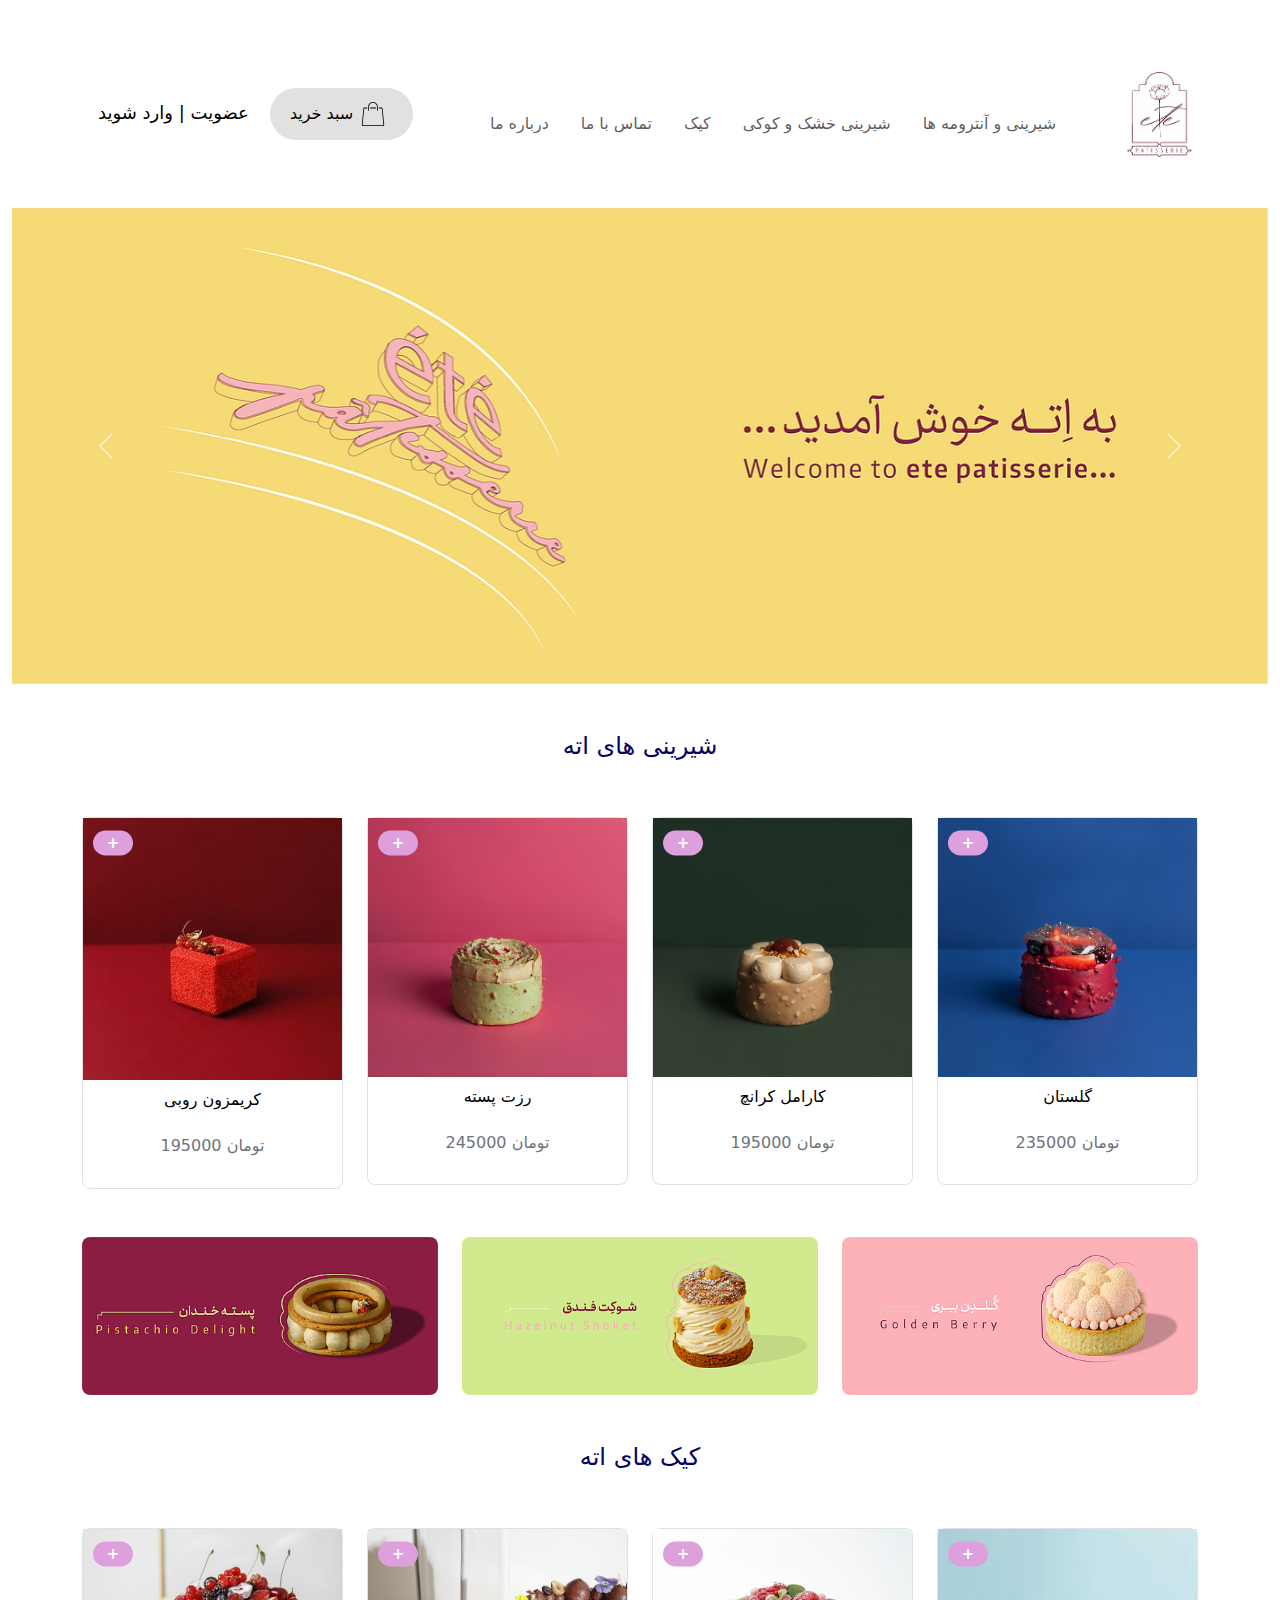
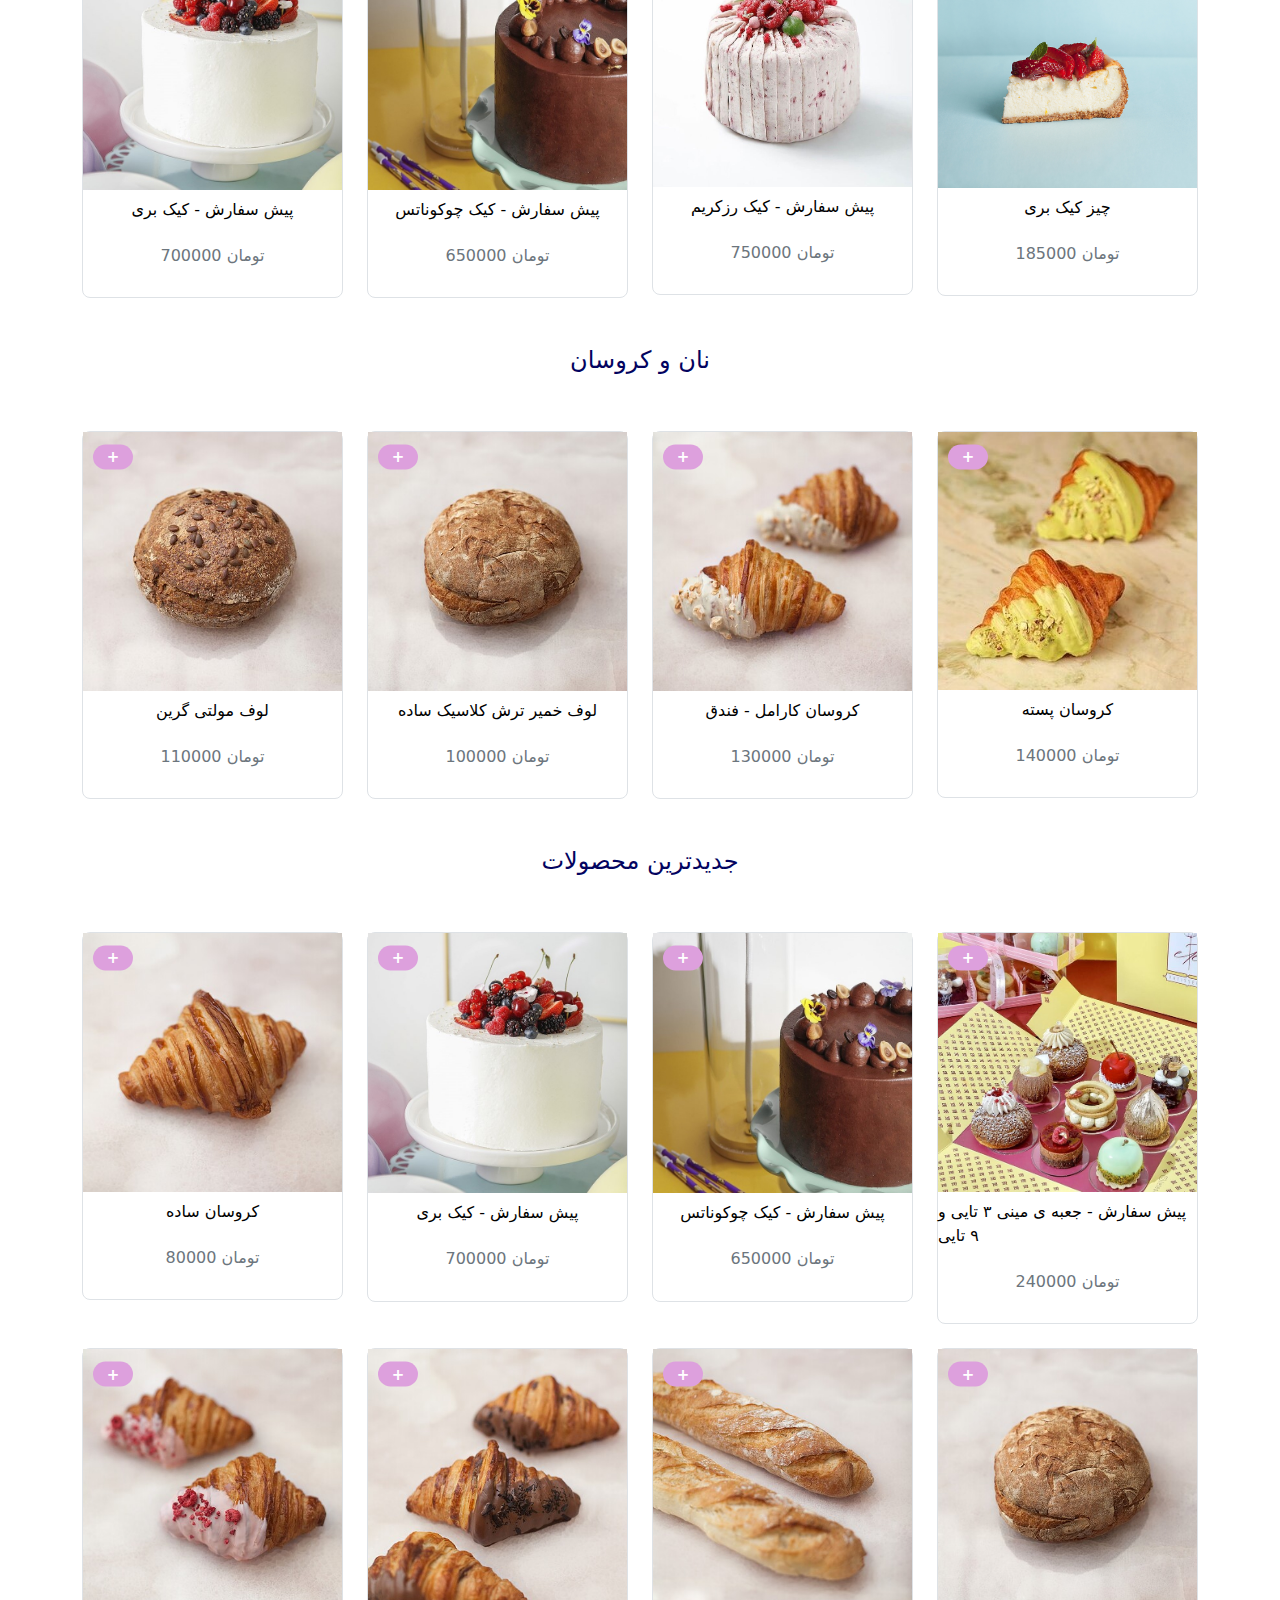
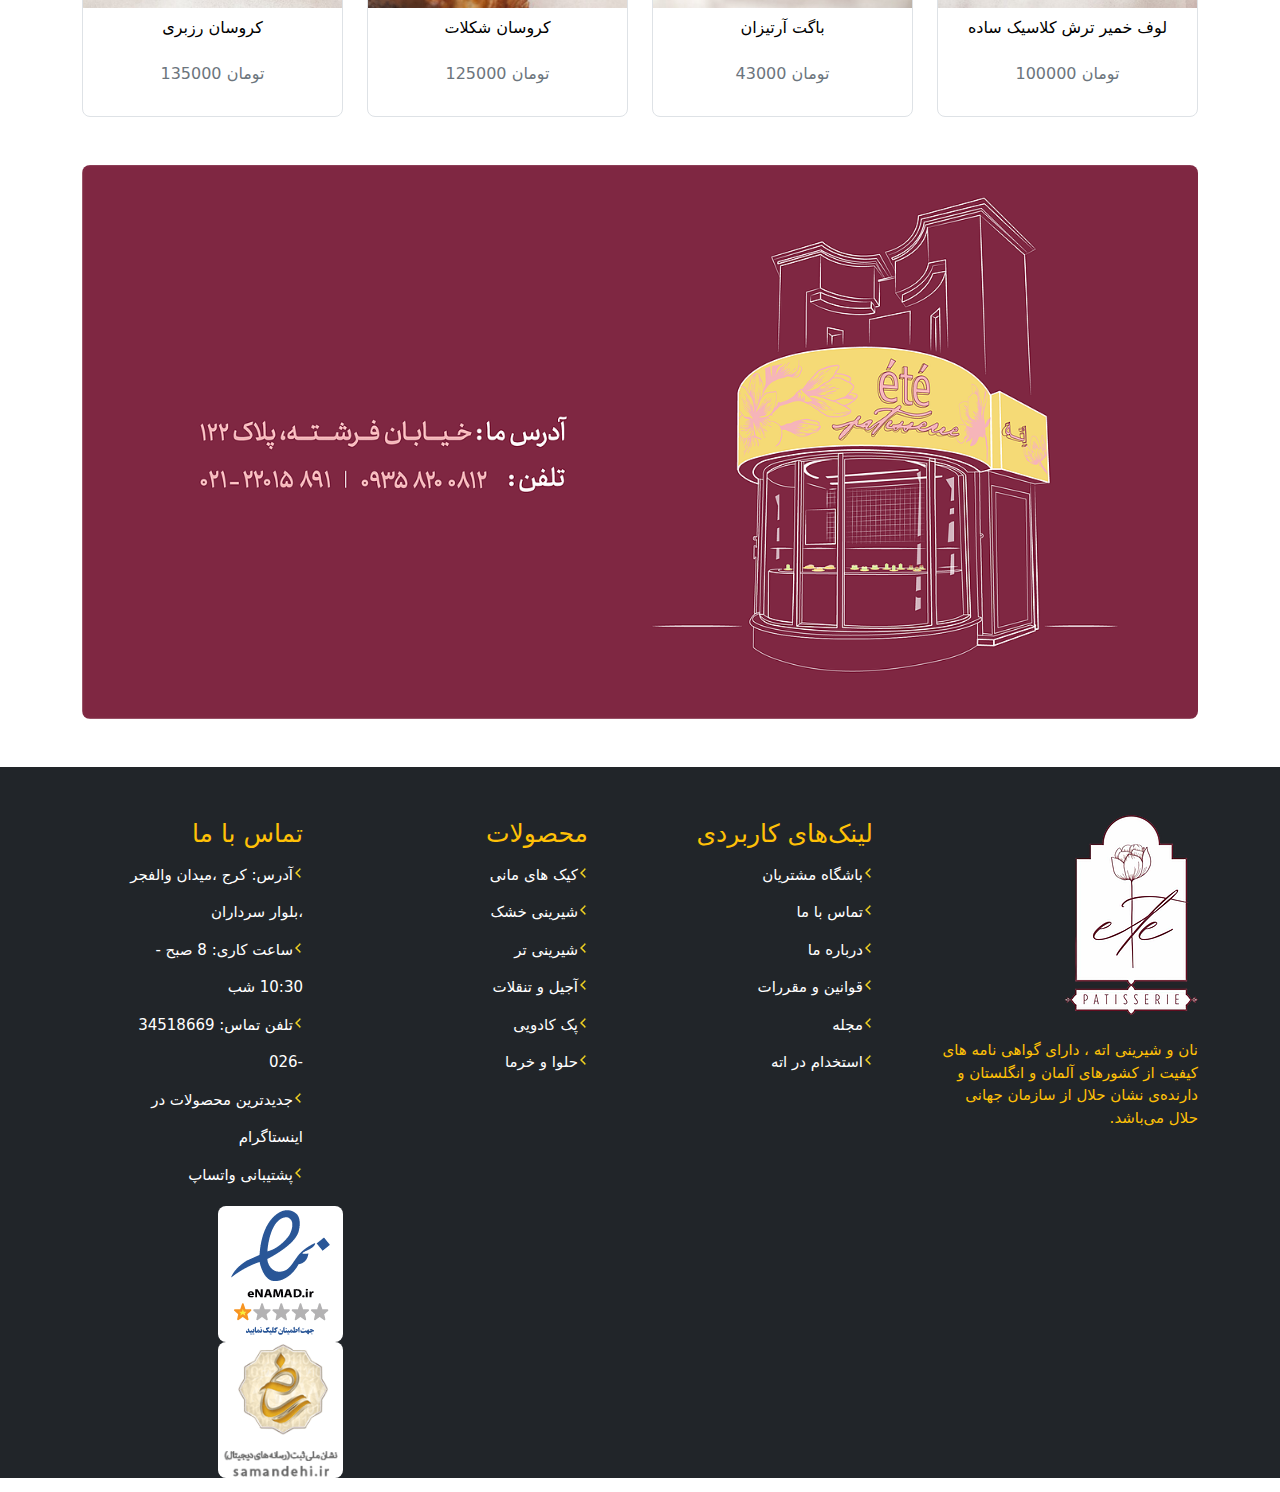
<file: pages/index.html>
<!DOCTYPE html>
<html lang="en">
<head>
    <meta charset="UTF-8">
    <meta name="viewport" content="width=device-width, initial-scale=1.0">
    <title>شیرینی فروشی اته</title>
    <link rel="shortcut icon" href="../images/icon1.jpg" type="image/x-icon">
    <link rel="stylesheet" href="../bootstrap-5.3.3-dist/css/bootstrap.min.css">
    <script src="../bootstrap-5.3.3-dist/js/bootstrap.bundle.min.js" defer></script>
    <link rel="stylesheet" href="../css/main3.css">
</head>
<body>
    <div class="bgcindex container-fluid">
        <br>
        <div class="container">
            <div class="row mt-5">
                <div class="col-lg-4">
                    <a href="../pages/page5.html" class="login mt-3 m-3">عضویت  |  وارد شوید</a>
                    <button class="btnshop rounded-pill border border-0 mt-3" style="font-size: 18pxs;">سبد خرید<img src="../images/shopping-bag-svgrepo-com.svg" class="img-fluid p-2" style="width: 40px; height:40px;"></button>
                </div>
                <div class="col-lg-7">
                    <nav class="navbar navbar-expand-lg bg-body-transparent">
                        <div class="container-fluid">
                            <div class="collapse navbar-collapse" id="navbarNav">
                                <ul class="navbar-nav mt-3">
                                    <li class="nav-item">
                                        <a class="nav-link p-3" href="../pages/page3.html">درباره ما</a>
                                    </li>
                                    <li class="nav-item">
                                        <a class="nav-link p-3"  href="../pages/page4.html">تماس با ما</a>
                                    </li>
                                    <li class="nav-item">
                                        <a class="nav-link p-3" href="../pages/page7.html">کیک</a>
                                    </li>
                                    <li class="nav-item">
                                        <a class="nav-link p-3" href="../pages/page8.html">شیرینی خشک و کوکی</a>
                                    </li>
                                    <li class="nav-item">
                                        <a class="nav-link p-3" href="../pages/page2.html">شیرینی و آنترومه ها</a>
                                    </li>
                                </ul>
                            </div>
                        </div>
                      </nav>
                </div>
                <div class="col-lg-1">
                    <a href="../pages/index.html"><img src="../images/icon.png" class="img-fluid" style="width: 65px;height:85px;"></a>
                </div>
            </div>
            <br><br>
        </div>
        <div class="row">
            <div class="col-lg-12">
                <div id="carouselExampleAutoplaying" class="carousel slide" data-bs-ride="carousel">
                    <div class="carousel-inner">
                      <div class="carousel-item active">
                        <img src="../images/1.png" class="d-block w-100">
                      </div>
                      <div class="carousel-item">
                        <img src="../images/2.png" class="d-block w-100">
                      </div>
                      <div class="carousel-item">
                        <img src="../images/3.png" class="d-block w-100">
                      </div>
                      <div class="carousel-item">
                        <img src="../images/4.png" class="d-block w-100">
                      </div>
                    </div>
                    <button class="carousel-control-prev" type="button" data-bs-target="#carouselExampleAutoplaying" data-bs-slide="prev">
                      <span class="carousel-control-prev-icon" aria-hidden="true"></span>
                      <span class="visually-hidden">Previous</span>
                    </button>
                    <button class="carousel-control-next" type="button" data-bs-target="#carouselExampleAutoplaying" data-bs-slide="next">
                      <span class="carousel-control-next-icon" aria-hidden="true"></span>
                      <span class="visually-hidden">Next</span>
                    </button>
                  </div>
            </div>
        </div>
        <br><br>
        <h4 class="h1line"><a href="#" class="section1">شیرینی های اته</a></h4>
        <div class="container">
            <div class="row">
                <div class="col-lg-3 mt-5">
                    <div class="hover card border border-1 bg-white rounded-3 position-relative">
                        <img src="../images/5.jpeg" class="img-fluid">
                        <a href="#"><span class="badges translate-middle badge rounded-5" data-bs-toggle="offcanvas" data-bs-target="#offcanvasWithBothOptions" aria-controls="offcanvasWithBothOptions">+</span></a>
                        <div class="offcanvas offcanvas-start" data-bs-scroll="true" tabindex="-1" id="offcanvasWithBothOptions" aria-labelledby="offcanvasWithBothOptionsLabel">
                            <div class="offcanvas-header border border-1 border-bottom">
                                <h5 class="offcanvas-title" style="font-weight: bolder;margin-left:37%;" id="offcanvasWithBothOptionsLabel">سبد خرید</h5>                                
                                <button type="button" class="btn-close" data-bs-dismiss="offcanvas" aria-label="Close"></button>
                            </div>
                            <div class="offcanvas-body" dir="rtl">
                                <div class="container">
                                    <div class="row">
                                        <div class="card border border-1 rounded-2 p-2">
                                            <img src="../images/5.jpeg" class="img-fluid rounded-2" style="width: 100px; height:100px;">
                                            <p>کریمزون روبی</p>
                                            <h6 class="text-secondary">195000 تومان</h6>
                                            <img src="../images/icons8-bin-30.png" class="img-fluid" style="width: 20px; height:20px;">
                                        </div>
                                    </div>
                                </div>
                            </div>
                            <div class="offcanvas-bottom" dir="rtl">
                                <div class="row border-bottom border-top p-3">
                                    <div class="col-lg-6"><h5 class="text-secondary">مبلغ سبد خرید:</h5></div>
                                    <div class="col-lg-6"><h6 class="text-black" style="font-weight: bolder;">195000 تومان</h6></div>
                                </div><br>
                                <div class="container">
                                    <div class="row">
                                        <div class="col-lg-12">
                                            <button class="text-white w-100 border border-0 p-3 rounded-3" style="background-color: rgb(240, 155, 168); font-weight:bolder">نهایی کردن خرید</button>
                                        </div>
                                    </div>
                                </div>
                            </div>
                        </div>
                        <p class="d-flex justify-content-center align-items-center mt-2 text-black">کریمزون روبی</p>
                        <h6 class="d-flex justify-content-center align-items-center mt-2 text-secondary">195000 تومان</h6><br>
                    </div>
                </div>
                <div class="col-lg-3 mt-5">
                    <div class="hover card border border-1 bg-white rounded-3">
                        <img src="../images/6.jpg" class="hov1 img-fluid">
                        <img src="../images/9.jpg" class="hov2 img-fluid">
                        <a href="#"><span class="badges translate-middle badge rounded-5">+</span></a>
                        <p class="d-flex justify-content-center align-items-center mt-2 text-black">رزت پسته</p>
                        <h6 class="d-flex justify-content-center align-items-center mt-2 text-secondary">245000 تومان</h6><br>
                    </div>
                </div>
                <div class="col-lg-3 mt-5">
                    <div class="hover card border border-1 bg-white rounded-3">
                        <img src="../images/7.jpg" class="hov1 img-fluid">
                        <img src="../images/10.jpg" class="hov2 img-fluid">
                        <a href="#"><span class="badges translate-middle badge rounded-5">+</span></a>
                        <p class="d-flex justify-content-center align-items-center mt-2 text-black">کارامل کرانچ</p>
                        <h6 class="d-flex justify-content-center align-items-center mt-2 text-secondary">195000 تومان</h6><br>
                    </div>
                </div>
                <div class="col-lg-3 mt-5">
                    <div class="hover card border border-1 bg-white rounded-3">
                        <img src="../images/8.jpg" class="hov1 img-fluid">
                        <img src="../images/11.jpg" class="hov2 img-fluid">
                        <a href="#"><span class="badges translate-middle badge rounded-5">+</span></a>
                        <p class="d-flex justify-content-center align-items-center mt-2 text-black">گلستان</p>
                        <h6 class="d-flex justify-content-center align-items-center mt-2 text-secondary">235000 تومان</h6><br>
                    </div>
                </div>
            </div>
            <br><br>
            <div class="row">
                <div class="col-lg-4">
                    <img src="../images/12.png" class="section2 img-fluid rounded-3">
                </div>
                <div class="col-lg-4">
                    <img src="../images/13.png" class="section2 img-fluid rounded-3">
                </div>
                <div class="col-lg-4">
                    <img src="../images/14.png" class="section2 img-fluid rounded-3">
                </div>
            </div>
            <br><br>
        </div>
        <h4><a href="#" class="section1">کیک های اته</a></h4>
        <div class="container">
            <div class="row">
                <div class="col-lg-3 mt-5">
                    <div class="hover card border border-1 bg-white rounded-3 position-relative">
                        <img src="../images/15.jpg" class="hov1 img-fluid">
                        <img src="../images/19.jpg" class="hov2 img-fluid">
                        <a href="#"><span class="badges translate-middle badge rounded-5">+</span></a>
                        <p class="d-flex justify-content-center align-items-center mt-2 text-black">پیش سفارش - کیک بری</p>
                        <h6 class="d-flex justify-content-center align-items-center mt-2 text-secondary">700000 تومان</h6><br>
                    </div>
                </div>
                <div class="col-lg-3 mt-5">
                    <div class="hover card border border-1 bg-white rounded-3">
                        <img src="../images/16.jpg" class="hov1 img-fluid">
                        <img src="../images/20.jpg" class="hov2 img-fluid">
                        <a href="#"><span class="badges translate-middle badge rounded-5">+</span></a>
                        <p class="d-flex justify-content-center align-items-center mt-2 text-black">پیش سفارش - کیک چوکوناتس</p>
                        <h6 class="d-flex justify-content-center align-items-center mt-2 text-secondary">650000 تومان</h6><br>
                    </div>
                </div>
                <div class="col-lg-3 mt-5">
                    <div class="hover card border border-1 bg-white rounded-3">
                        <img src="../images/17.jpg" class="hov1 img-fluid">
                        <img src="../images/21.jpeg" class="hov2 img-fluid">
                        <a href="#"><span class="badges translate-middle badge rounded-5">+</span></a>
                        <p class="d-flex justify-content-center align-items-center mt-2 text-black">پیش سفارش - کیک رزکریم</p>
                        <h6 class="d-flex justify-content-center align-items-center mt-2 text-secondary">750000 تومان</h6><br>
                    </div>
                </div>
                <div class="col-lg-3 mt-5">
                    <div class="hover card border border-1 bg-white rounded-3">
                        <img src="../images/18.jpg" class="hov1 img-fluid">
                        <img src="../images/22.jpg" class="hov2 img-fluid">
                        <a href="#"><span class="badges translate-middle badge rounded-5">+</span></a>
                        <p class="d-flex justify-content-center align-items-center mt-2 text-black">چیز کیک بری</p>
                        <h6 class="d-flex justify-content-center align-items-center mt-2 text-secondary">185000 تومان</h6><br>
                    </div>
                </div>
            </div>
            <br><br>
        </div>
        <h4><a href="#" class="section1">نان و کروسان</a></h4>
        <div class="container">
            <div class="row">
                <div class="col-lg-3 mt-5">
                    <div class="hover card border border-1 bg-white rounded-3 position-relative">
                        <img src="../images/23.jpg" class="img-fluid">                       
                        <a href="#"><span class="badges translate-middle badge rounded-5">+</span></a>
                        <p class="d-flex justify-content-center align-items-center mt-2 text-black">لوف مولتی گرین</p>
                        <h6 class="d-flex justify-content-center align-items-center mt-2 text-secondary">110000 تومان</h6><br>
                    </div>
                </div>
                <div class="col-lg-3 mt-5">
                    <div class="hover card border border-1 bg-white rounded-3">
                        <img src="../images/24.jpg" class="img-fluid">                       
                        <a href="#"><span class="badges translate-middle badge rounded-5">+</span></a>                        
                        <p class="d-flex justify-content-center align-items-center mt-2 text-black">لوف خمیر ترش کلاسیک ساده</p>
                        <h6 class="d-flex justify-content-center align-items-center mt-2 text-secondary">100000 تومان</h6><br>
                    </div>
                </div>
                <div class="col-lg-3 mt-5">
                    <div class="hover card border border-1 bg-white rounded-3">
                        <img src="../images/25.jpg" class="img-fluid">                      
                        <a href="#"><span class="badges translate-middle badge rounded-5">+</span></a>                        
                        <p class="d-flex justify-content-center align-items-center mt-2 text-black">کروسان کارامل - فندق</p>
                        <h6 class="d-flex justify-content-center align-items-center mt-2 text-secondary">130000 تومان</h6><br>
                    </div>
                </div>
                <div class="col-lg-3 mt-5">
                    <div class="hover card border border-1 bg-white rounded-3">
                        <img src="../images/26.jpeg" class="img-fluid">                       
                        <a href="#"><span class="badges translate-middle badge rounded-5">+</span></a>
                        <p class="d-flex justify-content-center align-items-center mt-2 text-black">کروسان پسته</p>
                        <h6 class="d-flex justify-content-center align-items-center mt-2 text-secondary">140000 تومان</h6><br>
                    </div>
                </div>
            </div>
            <br><br>
        </div>
        <h4><a href="#" class="section1">جدیدترین محصولات</a></h4>
        <div class="container">
            <div class="row">
                <div class="col-lg-3 mt-5">
                    <div class="hover card border border-1 bg-white rounded-3 position-relative">
                        <img src="../images/28.jpg" class="img-fluid">
                        <a href="#"><span class="badges translate-middle badge rounded-5">+</span></a>
                        <p class="d-flex justify-content-center align-items-center mt-2 text-black">کروسان ساده</p>
                        <h6 class="d-flex justify-content-center align-items-center mt-2 text-secondary">80000 تومان</h6><br>
                    </div>
                </div>
                <div class="col-lg-3 mt-5">
                    <div class="hover card border border-1 bg-white rounded-3">
                        <img src="../images/15.jpg" class="hov1 img-fluid">
                        <img src="../images/19.jpg" class="hov2 img-fluid">
                        <a href="#"><span class="badges translate-middle badge rounded-5">+</span></a>
                        <p class="d-flex justify-content-center align-items-center mt-2 text-black">پیش سفارش - کیک بری</p>
                        <h6 class="d-flex justify-content-center align-items-center mt-2 text-secondary">700000 تومان</h6><br>
                    </div>
                </div>
                <div class="col-lg-3 mt-5">
                    <div class="hover card border border-1 bg-white rounded-3">
                        <img src="../images/16.jpg" class="hov1 img-fluid">
                        <img src="../images/20.jpg" class="hov2 img-fluid">
                        <a href="#"><span class="badges translate-middle badge rounded-5">+</span></a>
                        <p class="d-flex justify-content-center align-items-center mt-2 text-black">پیش سفارش - کیک چوکوناتس</p>
                        <h6 class="d-flex justify-content-center align-items-center mt-2 text-secondary">650000 تومان</h6><br>
                    </div>
                </div>
                <div class="col-lg-3 mt-5">
                    <div class="hover card border border-1 bg-white rounded-3">
                        <img src="../images/30.jpg" class="hov1 img-fluid">
                        <img src="../images/00.jpg" class="hov2 img-fluid">
                        <a href="#"><span class="badges translate-middle badge rounded-5">+</span></a>
                        <p class="d-flex justify-content-center align-items-center mt-2 text-black">پیش سفارش - جعبه ی مینی ۳ تایی و ۹ تایی</p>
                        <h6 class="d-flex justify-content-center align-items-center mt-2 text-secondary">240000 تومان</h6><br>
                    </div>
                </div>
                <div class="col-lg-3 mt-4">
                    <div class="hover card border border-1 bg-white rounded-3 position-relative">
                        <img src="../images/31.jpg" class=" img-fluid">
                        <a href="#"><span class="badges translate-middle badge rounded-5">+</span></a>
                        <p class="d-flex justify-content-center align-items-center mt-2 text-black">کروسان رزبری</p>
                        <h6 class="d-flex justify-content-center align-items-center mt-2 text-secondary">135000 تومان</h6><br>
                    </div>
                </div>
                <div class="col-lg-3 mt-4">
                    <div class="hover card border border-1 bg-white rounded-3">
                        <img src="../images/32.jpg" class=" img-fluid">
                        <a href="#"><span class="badges translate-middle badge rounded-5">+</span></a>
                        <p class="d-flex justify-content-center align-items-center mt-2 text-black">کروسان شکلات</p>
                        <h6 class="d-flex justify-content-center align-items-center mt-2 text-secondary">125000 تومان</h6><br>
                    </div>
                </div>
                <div class="col-lg-3 mt-4">
                    <div class="hover card border border-1 bg-white rounded-3">
                        <img src="../images/33.jpg" class=" img-fluid">
                        <a href="#"><span class="badges translate-middle badge rounded-5">+</span></a>
                        <p class="d-flex justify-content-center align-items-center mt-2 text-black">باگت آرتیزان</p>
                        <h6 class="d-flex justify-content-center align-items-center mt-2 text-secondary">43000 تومان</h6><br>
                    </div>
                </div>
                <div class="col-lg-3 mt-4">
                    <div class="hover card border border-1 bg-white rounded-3">
                        <img src="../images/24.jpg" class="img-fluid">                       
                        <a href="#"><span class="badges translate-middle badge rounded-5">+</span></a>
                        <p class="d-flex justify-content-center align-items-center mt-2 text-black">لوف خمیر ترش کلاسیک ساده</p>
                        <h6 class="d-flex justify-content-center align-items-center mt-2 text-secondary">100000 تومان</h6><br>
                    </div>
                </div>
            </div>
            <br><br>
        </div>
        <div class="container">
            <div class="row">
                <div class="col-lg-12">
                    <img src="../images/27.png" class="img-fluid rounded-3">
                </div>
            </div>
            <br><br>
        </div>
    </div>
    <div class="container-fluid bg-dark">
        <div class="container">
            <div class="row">
                <div class="col-lg-3 mt-5" dir="rtl">
                    <ul style="font-size: 25px;" class="text-warning">تماس با ما
                        <li style="list-style-type: none;"><img src="../images/left-arrow-backup-2-svgrepo-com.svg" style="width: 10px;height:10px;"><a href="#" class="text-white" style="font-size: 15px; text-decoration:none;">آدرس: کرج ،میدان والفجر ،بلوار سرداران</a></li>
                        <li style="list-style-type: none;"><img src="../images/left-arrow-backup-2-svgrepo-com.svg" style="width: 10px;height:10px;"><a href="#" class="text-white" style="font-size: 15px; text-decoration:none;">ساعت کاری: 8 صبح - 10:30 شب</a></li>
                        <li style="list-style-type: none;"><img src="../images/left-arrow-backup-2-svgrepo-com.svg" style="width: 10px;height:10px;"><a href="#" class="text-white" style="font-size: 15px; text-decoration:none;">تلفن تماس: 34518669 -026</a></li>
                        <li style="list-style-type: none;"><img src="../images/left-arrow-backup-2-svgrepo-com.svg" style="width: 10px;height:10px;"><a href="#" class="text-white" style="font-size: 15px; text-decoration:none;">جدیدترین محصولات در اینستاگرام</a></li>
                        <li style="list-style-type: none;"><img src="../images/left-arrow-backup-2-svgrepo-com.svg" style="width: 10px;height:10px;"><a href="#" class="text-white" style="font-size: 15px; text-decoration:none;">پشتیبانی واتساپ</a></li>
                    </ul>
                    <div class="bg-white rounded-3 d-flex justify-content-center align-items-center" style="width:125px;height:136px;">
                        <img src="../images/34.png" class="img-fluid">
                    </div>
                    <div class="bg-white rounded-3 d-flex justify-content-center align-items-center" style="width:125px;height:136px;">
                        <img src="../images/35.png" class="img-fluid">
                    </div>
                </div>
                <div class="col-lg-3 mt-5" dir="rtl">
                    <ul style="font-size: 25px;" class="text-warning">محصولات
                        <li style="list-style-type: none;"><img src="../images/left-arrow-backup-2-svgrepo-com.svg" style="width: 10px;height:10px;"><a href="#" class="text-white" style="font-size: 15px; text-decoration:none;">کیک های مانی</a></li>
                        <li style="list-style-type: none;"><img src="../images/left-arrow-backup-2-svgrepo-com.svg" style="width: 10px;height:10px;"><a href="#" class="text-white" style="font-size: 15px; text-decoration:none;">شیرینی خشک </a></li>
                        <li style="list-style-type: none;"><img src="../images/left-arrow-backup-2-svgrepo-com.svg" style="width: 10px;height:10px;"><a href="#" class="text-white" style="font-size: 15px; text-decoration:none;">شیرینی تر</a></li>
                        <li style="list-style-type: none;"><img src="../images/left-arrow-backup-2-svgrepo-com.svg" style="width: 10px;height:10px;"><a href="#" class="text-white" style="font-size: 15px; text-decoration:none;">آجیل و تنقلات</a></li>
                        <li style="list-style-type: none;"><img src="../images/left-arrow-backup-2-svgrepo-com.svg" style="width: 10px;height:10px;"><a href="#" class="text-white" style="font-size: 15px; text-decoration:none;">پک کادویی</a></li>
                        <li style="list-style-type: none;"><img src="../images/left-arrow-backup-2-svgrepo-com.svg" style="width: 10px;height:10px;"><a href="#" class="text-white" style="font-size: 15px; text-decoration:none;">حلوا و خرما</a></li>
                    </ul>
                </div>
                <div class="col-lg-3 mt-5" dir="rtl">
                    <ul style="font-size: 25px;" class="text-warning">لینک‌های کاربردی
                        <li style="list-style-type: none;"><img src="../images/left-arrow-backup-2-svgrepo-com.svg" style="width: 10px;height:10px;"><a href="#" class="text-white" style="font-size: 15px; text-decoration:none;">باشگاه مشتریان</a></li>
                        <li style="list-style-type: none;"><img src="../images/left-arrow-backup-2-svgrepo-com.svg" style="width: 10px;height:10px;"><a href="#" class="text-white" style="font-size: 15px; text-decoration:none;">تماس با ما</a></li>
                        <li style="list-style-type: none;"><img src="../images/left-arrow-backup-2-svgrepo-com.svg" style="width: 10px;height:10px;"><a href="#" class="text-white" style="font-size: 15px; text-decoration:none;">درباره ما</a></li>
                        <li style="list-style-type: none;"><img src="../images/left-arrow-backup-2-svgrepo-com.svg" style="width: 10px;height:10px;"><a href="#" class="text-white" style="font-size: 15px; text-decoration:none;">قوانین و مقررات</a></li>
                        <li style="list-style-type: none;"><img src="../images/left-arrow-backup-2-svgrepo-com.svg" style="width: 10px;height:10px;"><a href="#" class="text-white" style="font-size: 15px; text-decoration:none;">مجله</a></li>
                        <li style="list-style-type: none;"><img src="../images/left-arrow-backup-2-svgrepo-com.svg" style="width: 10px;height:10px;"><a href="#" class="text-white" style="font-size: 15px; text-decoration:none;">استخدام در اته</a></li>
                    </ul>
                </div>
                <div class="col-lg-3 mt-5" dir="rtl">
                    <img src="../images/icon.png" class="img-fluid d-flex justify-content-end align-items-center"><br>
                    <p class="text-warning" dir="rtl" style="font-size: 15px;">نان و شیرینی اته ، دارای گواهی نامه های کیفیت از کشورهای آلمان و انگلستان و دارنده‌ی نشان حلال از سازمان جهانی حلال می‌باشد.</p>
                </div>
                
            </div>
        </div>
    </div>
</body>
</html>
</file>
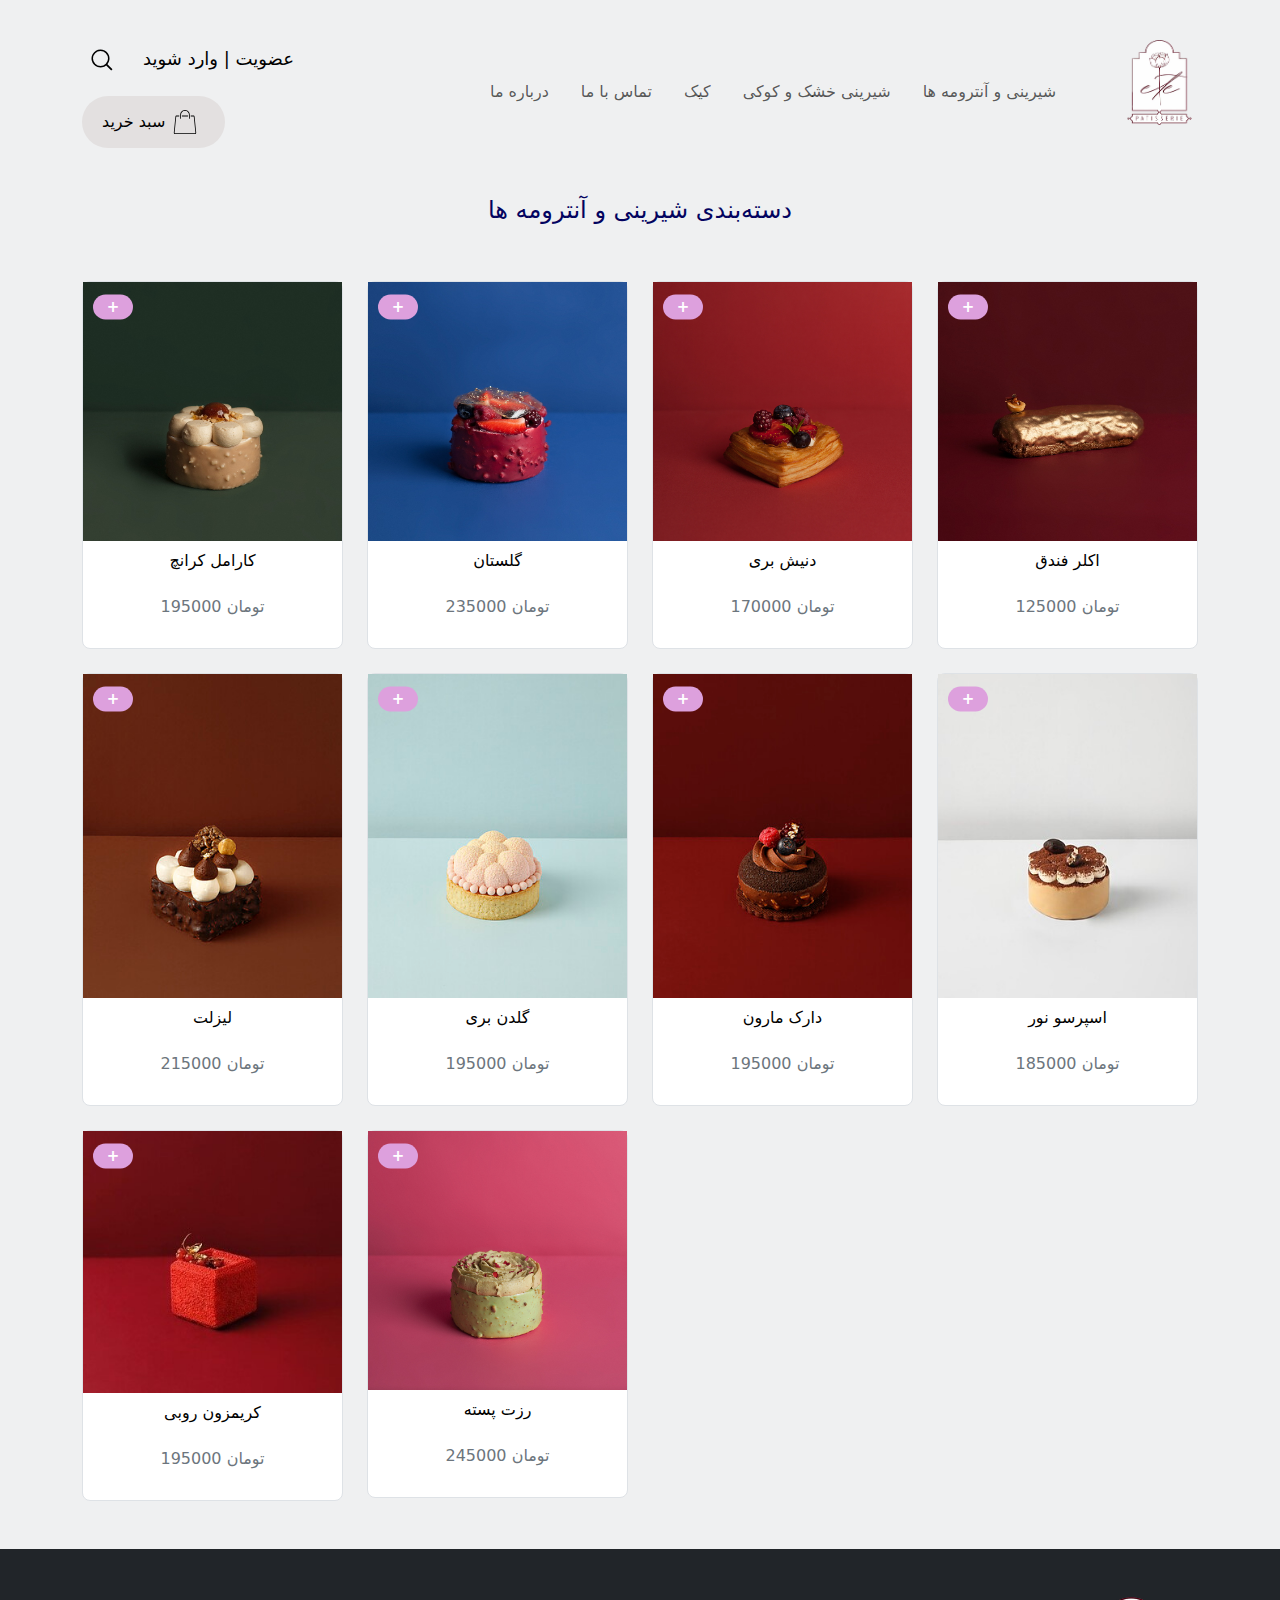
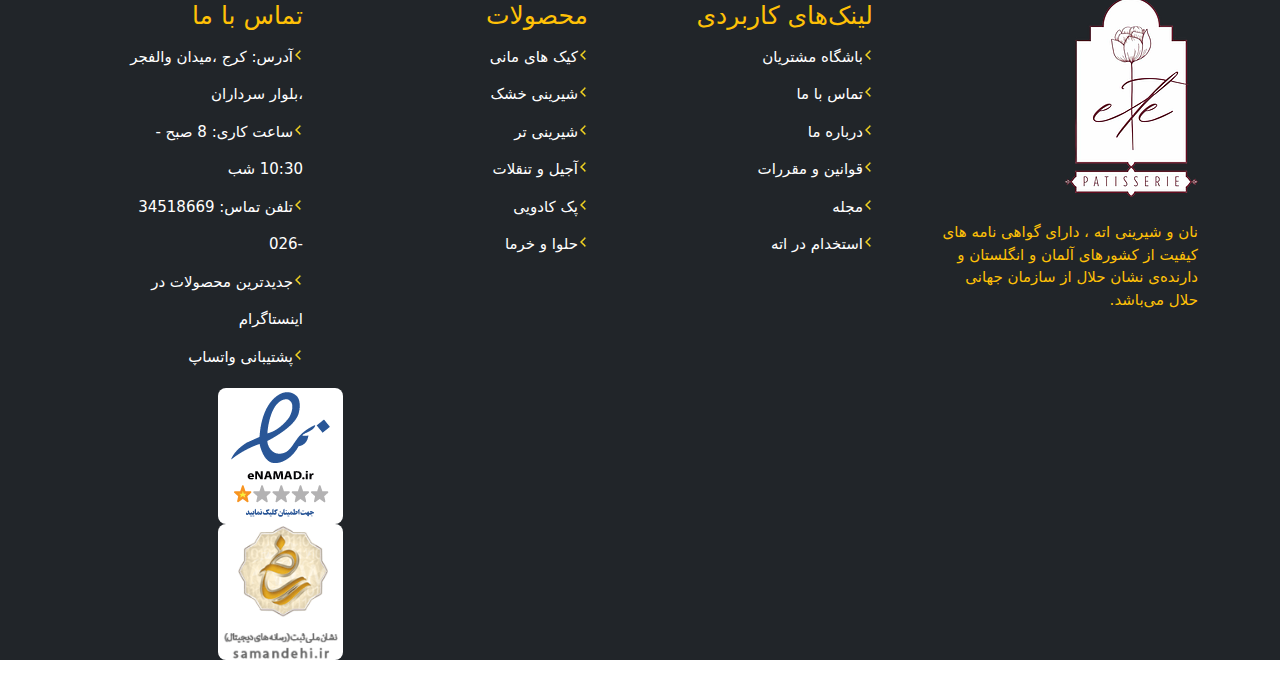
<file: pages/page2.html>
<!DOCTYPE html>
<html lang="en">
<head>
    <meta charset="UTF-8">
    <meta name="viewport" content="width=device-width, initial-scale=1.0">
    <title>شیرینی فروشی اته | شیرینی و آنترومه</title>
    <link rel="shortcut icon" href="../images/icon1.jpg" type="image/x-icon">
    <link rel="stylesheet" href="../bootstrap-5.3.3-dist/css/bootstrap.min.css">
    <script src="../bootstrap-5.3.3-dist/js/bootstrap.bundle.min.js" defer></script>
    <link rel="stylesheet" href="../css/main2.css">
</head>
<body>
    <div class="bgc container-fluid">
        <br>
        <div class="container">
            <div class="row mt-3">
                <div class="col-lg-4">
                    <a href="#" data-bs-toggle="offcanvas" data-bs-target="#offcanvasTop" aria-controls="offcanvasTop"><img src="../images/magnifying-glass-backup-svgrepo-com.svg" class="img-fluid p-2" style="width: 40px; height:40px;"></a>
                    <div class="offcanvas offcanvas-top" style="background-color:rgb(249, 226, 229);" tabindex="-1" id="offcanvasTop" aria-labelledby="offcanvasTopLabel">
                        <div class="offcanvas-header">
                            <h5 class="offcanvas-title" style="font-size: 40px;" id="offcanvasTopLabel">جستجوی محصولات</h5>
                            <button type="button" class="btn-close" data-bs-dismiss="offcanvas" aria-label="Close"></button>
                        </div>
                    <div class="offcanvas-body">
                        <input class="inputsearch"  type="search" placeholder="برای دیدن محصولاتی که دنبال آن هستید تایپ کنید" aria-label="Search">
                    </div>
                </div>
                    <a href="../pages/page5.html" class="login mt-3 m-3">عضویت  |  وارد شوید</a>
                    <button class="btnshop rounded-pill border border-0 mt-3" style="font-size: 18pxs;">سبد خرید<img src="../images/shopping-bag-svgrepo-com.svg" class="img-fluid p-2" style="width: 40px; height:40px;"></button>
                </div>
                <div class="col-lg-7">
                    <nav class="navbar navbar-expand-lg bg-body-transparent">
                        <div class="container-fluid">
                            <div class="collapse navbar-collapse" id="navbarNav">
                                <ul class="navbar-nav mt-3">
                                    <li class="nav-item">
                                        <a class="nav-link p-3" href="../pages/page3.html">درباره ما</a>
                                    </li>
                                    <li class="nav-item">
                                        <a class="nav-link p-3"  href="../pages/page4.html">تماس با ما</a>
                                    </li>
                                    <li class="nav-item">
                                        <a class="nav-link p-3" href="../pages/page7.html">کیک</a>
                                    </li>
                                    <li class="nav-item">
                                        <a class="nav-link p-3" href="../pages/page8.html">شیرینی خشک و کوکی</a>
                                    </li>
                                    <li class="nav-item">
                                        <a class="nav-link p-3" href="../pages/page2.html">شیرینی و آنترومه ها</a>
                                    </li>
                                </ul>
                            </div>
                        </div>
                      </nav>
                </div>
                <div class="col-lg-1">
                    <a href="../pages/index.html"><img src="../images/icon.png" class="img-fluid" style="width: 65px;height:85px;"></a>
                </div>
            </div>
            <br><br>
        </div>
        <h4><a href="#" class="section1">دسته‌بندی شیرینی و آنترومه ها</a></h4>
        <div class="container">
            <div class="row">
                <div class="col-lg-3 mt-5">
                    <div class="hover card border border-1 bg-white rounded-3 position-relative">
                        <img src="../images/36.jpg" class="hov1 img-fluid">
                        <img src="../images/37.jpg" class="hov2 img-fluid">
                        <span class="badges translate-middle badge rounded-5">+</span>
                        <p class="d-flex justify-content-center align-items-center mt-2 text-black">کارامل کرانچ</p>
                        <h6 class="d-flex justify-content-center align-items-center mt-2 text-secondary">195000 تومان</h6><br>
                    </div>
                </div>
                <div class="col-lg-3 mt-5">
                    <div class="hover card border border-1 bg-white rounded-3">
                        <img src="../images/38.jpg" class="hov1 img-fluid">
                        <img src="../images/39.jpg" class="hov2 img-fluid">
                        <span class="badges translate-middle badge rounded-5">+</span>
                        <p class="d-flex justify-content-center align-items-center mt-2 text-black">گلستان</p>
                        <h6 class="d-flex justify-content-center align-items-center mt-2 text-secondary">235000 تومان</h6><br>
                    </div>
                </div>
                <div class="col-lg-3 mt-5">
                    <div class="hover card border border-1 bg-white rounded-3">
                        <img src="../images/40.jpg" class="hov1 img-fluid">
                        <img src="../images/41.jpg" class="hov2 img-fluid">
                        <span class="badges translate-middle badge rounded-5">+</span>
                        <p class="d-flex justify-content-center align-items-center mt-2 text-black">دنیش بری</p>
                        <h6 class="d-flex justify-content-center align-items-center mt-2 text-secondary">170000 تومان</h6><br>
                    </div>
                </div>
                <div class="col-lg-3 mt-5">
                    <div class="hover card border border-1 bg-white rounded-3">
                        <img src="../images/42.jpg" class="hov1 img-fluid">
                        <img src="../images/43.jpg" class="hov2 img-fluid">
                        <span class="badges translate-middle badge rounded-5">+</span>
                        <p class="d-flex justify-content-center align-items-center mt-2 text-black">اکلر فندق</p>
                        <h6 class="d-flex justify-content-center align-items-center mt-2 text-secondary">125000 تومان</h6><br>
                    </div>
                </div>
                <div class="col-lg-3 mt-4">
                    <div class="hover card border border-1 bg-white rounded-3 position-relative">
                        <img src="../images/48.jpg" class=" img-fluid">
                        <span class="badges translate-middle badge rounded-5">+</span>
                        <p class="d-flex justify-content-center align-items-center mt-2 text-black">لیزلت</p>
                        <h6 class="d-flex justify-content-center align-items-center mt-2 text-secondary">215000 تومان</h6><br>
                    </div>
                </div>
                <div class="col-lg-3 mt-4">
                    <div class="hover card border border-1 bg-white rounded-3">
                        <img src="../images/45.jpg" class=" img-fluid">
                        <span class="badges translate-middle badge rounded-5">+</span>
                        <p class="d-flex justify-content-center align-items-center mt-2 text-black">گلدن بری</p>
                        <h6 class="d-flex justify-content-center align-items-center mt-2 text-secondary">195000 تومان</h6><br>
                    </div>
                </div>
                <div class="col-lg-3 mt-4">
                    <div class="hover card border border-1 bg-white rounded-3">
                        <img src="../images/46.jpeg" class=" img-fluid">
                        <span class="badges translate-middle badge rounded-5">+</span>
                        <p class="d-flex justify-content-center align-items-center mt-2 text-black">دارک مارون</p>
                        <h6 class="d-flex justify-content-center align-items-center mt-2 text-secondary">195000 تومان</h6><br>
                    </div>
                </div>
                <div class="col-lg-3 mt-4">
                    <div class="hover card border border-1 bg-white rounded-3">
                        <img src="../images/47.jpeg" class="img-fluid">                       
                        <span class="badges translate-middle badge rounded-5">+</span>
                        <p class="d-flex justify-content-center align-items-center mt-2 text-black">اسپرسو نور</p>
                        <h6 class="d-flex justify-content-center align-items-center mt-2 text-secondary">185000 تومان</h6><br>
                    </div>
                </div>
                <div class="col-lg-3 mt-4">
                    <div class="hover card border border-1 bg-white rounded-3">
                        <img src="../images/5.jpeg" class="img-fluid">                      
                        <span class="badges translate-middle badge rounded-5">+</span>
                        <p class="d-flex justify-content-center align-items-center mt-2 text-black">کریمزون روبی</p>
                        <h6 class="d-flex justify-content-center align-items-center mt-2 text-secondary">195000 تومان</h6><br>
                    </div>
                </div>
                <div class="col-lg-3 mt-4">
                    <div class="hover card border border-1 bg-white rounded-3">
                        <img src="../images/50.jpg" class="hov1 img-fluid">  
                        <img src="../images/51.jpg" class="hov2 img-fluid">                     
                        <span class="badges translate-middle badge rounded-5">+</span>
                        <p class="d-flex justify-content-center align-items-center mt-2 text-black">رزت پسته</p>
                        <h6 class="d-flex justify-content-center align-items-center mt-2 text-secondary">245000 تومان</h6><br>
                    </div>
                </div>
            </div>
            <br><br>
        </div>
    </div>
    <div class="container-fluid bg-dark">
        <div class="container">
            <div class="row">
                <div class="col-lg-3 mt-5" dir="rtl">
                    <ul style="font-size: 25px;" class="text-warning">تماس با ما
                        <li style="list-style-type: none;"><img src="../images/left-arrow-backup-2-svgrepo-com.svg" style="width: 10px;height:10px;"><a href="#" class="text-white" style="font-size: 15px; text-decoration:none;">آدرس: کرج ،میدان والفجر ،بلوار سرداران</a></li>
                        <li style="list-style-type: none;"><img src="../images/left-arrow-backup-2-svgrepo-com.svg" style="width: 10px;height:10px;"><a href="#" class="text-white" style="font-size: 15px; text-decoration:none;">ساعت کاری: 8 صبح - 10:30 شب</a></li>
                        <li style="list-style-type: none;"><img src="../images/left-arrow-backup-2-svgrepo-com.svg" style="width: 10px;height:10px;"><a href="#" class="text-white" style="font-size: 15px; text-decoration:none;">تلفن تماس: 34518669 -026</a></li>
                        <li style="list-style-type: none;"><img src="../images/left-arrow-backup-2-svgrepo-com.svg" style="width: 10px;height:10px;"><a href="#" class="text-white" style="font-size: 15px; text-decoration:none;">جدیدترین محصولات در اینستاگرام</a></li>
                        <li style="list-style-type: none;"><img src="../images/left-arrow-backup-2-svgrepo-com.svg" style="width: 10px;height:10px;"><a href="#" class="text-white" style="font-size: 15px; text-decoration:none;">پشتیبانی واتساپ</a></li>
                    </ul>
                    <div class="bg-white rounded-3 d-flex justify-content-center align-items-center" style="width:125px;height:136px;">
                        <img src="../images/34.png" class="img-fluid">
                    </div>
                    <div class="bg-white rounded-3 d-flex justify-content-center align-items-center" style="width:125px;height:136px;">
                        <img src="../images/35.png" class="img-fluid">
                    </div>
                </div>
                <div class="col-lg-3 mt-5" dir="rtl">
                    <ul style="font-size: 25px;" class="text-warning">محصولات
                        <li style="list-style-type: none;"><img src="../images/left-arrow-backup-2-svgrepo-com.svg" style="width: 10px;height:10px;"><a href="#" class="text-white" style="font-size: 15px; text-decoration:none;">کیک های مانی</a></li>
                        <li style="list-style-type: none;"><img src="../images/left-arrow-backup-2-svgrepo-com.svg" style="width: 10px;height:10px;"><a href="#" class="text-white" style="font-size: 15px; text-decoration:none;">شیرینی خشک </a></li>
                        <li style="list-style-type: none;"><img src="../images/left-arrow-backup-2-svgrepo-com.svg" style="width: 10px;height:10px;"><a href="#" class="text-white" style="font-size: 15px; text-decoration:none;">شیرینی تر</a></li>
                        <li style="list-style-type: none;"><img src="../images/left-arrow-backup-2-svgrepo-com.svg" style="width: 10px;height:10px;"><a href="#" class="text-white" style="font-size: 15px; text-decoration:none;">آجیل و تنقلات</a></li>
                        <li style="list-style-type: none;"><img src="../images/left-arrow-backup-2-svgrepo-com.svg" style="width: 10px;height:10px;"><a href="#" class="text-white" style="font-size: 15px; text-decoration:none;">پک کادویی</a></li>
                        <li style="list-style-type: none;"><img src="../images/left-arrow-backup-2-svgrepo-com.svg" style="width: 10px;height:10px;"><a href="#" class="text-white" style="font-size: 15px; text-decoration:none;">حلوا و خرما</a></li>
                    </ul>
                </div>
                <div class="col-lg-3 mt-5" dir="rtl">
                    <ul style="font-size: 25px;" class="text-warning">لینک‌های کاربردی
                        <li style="list-style-type: none;"><img src="../images/left-arrow-backup-2-svgrepo-com.svg" style="width: 10px;height:10px;"><a href="#" class="text-white" style="font-size: 15px; text-decoration:none;">باشگاه مشتریان</a></li>
                        <li style="list-style-type: none;"><img src="../images/left-arrow-backup-2-svgrepo-com.svg" style="width: 10px;height:10px;"><a href="#" class="text-white" style="font-size: 15px; text-decoration:none;">تماس با ما</a></li>
                        <li style="list-style-type: none;"><img src="../images/left-arrow-backup-2-svgrepo-com.svg" style="width: 10px;height:10px;"><a href="#" class="text-white" style="font-size: 15px; text-decoration:none;">درباره ما</a></li>
                        <li style="list-style-type: none;"><img src="../images/left-arrow-backup-2-svgrepo-com.svg" style="width: 10px;height:10px;"><a href="#" class="text-white" style="font-size: 15px; text-decoration:none;">قوانین و مقررات</a></li>
                        <li style="list-style-type: none;"><img src="../images/left-arrow-backup-2-svgrepo-com.svg" style="width: 10px;height:10px;"><a href="#" class="text-white" style="font-size: 15px; text-decoration:none;">مجله</a></li>
                        <li style="list-style-type: none;"><img src="../images/left-arrow-backup-2-svgrepo-com.svg" style="width: 10px;height:10px;"><a href="#" class="text-white" style="font-size: 15px; text-decoration:none;">استخدام در اته</a></li>
                    </ul>
                </div>
                <div class="col-lg-3 mt-5" dir="rtl">
                    <img src="../images/icon.png" class="img-fluid d-flex justify-content-end align-items-center"><br>
                    <p class="text-warning" dir="rtl" style="font-size: 15px;">نان و شیرینی اته ، دارای گواهی نامه های کیفیت از کشورهای آلمان و انگلستان و دارنده‌ی نشان حلال از سازمان جهانی حلال می‌باشد.</p>
                </div>
                
            </div>
        </div>
    </div>
</body>
</html>
</file>
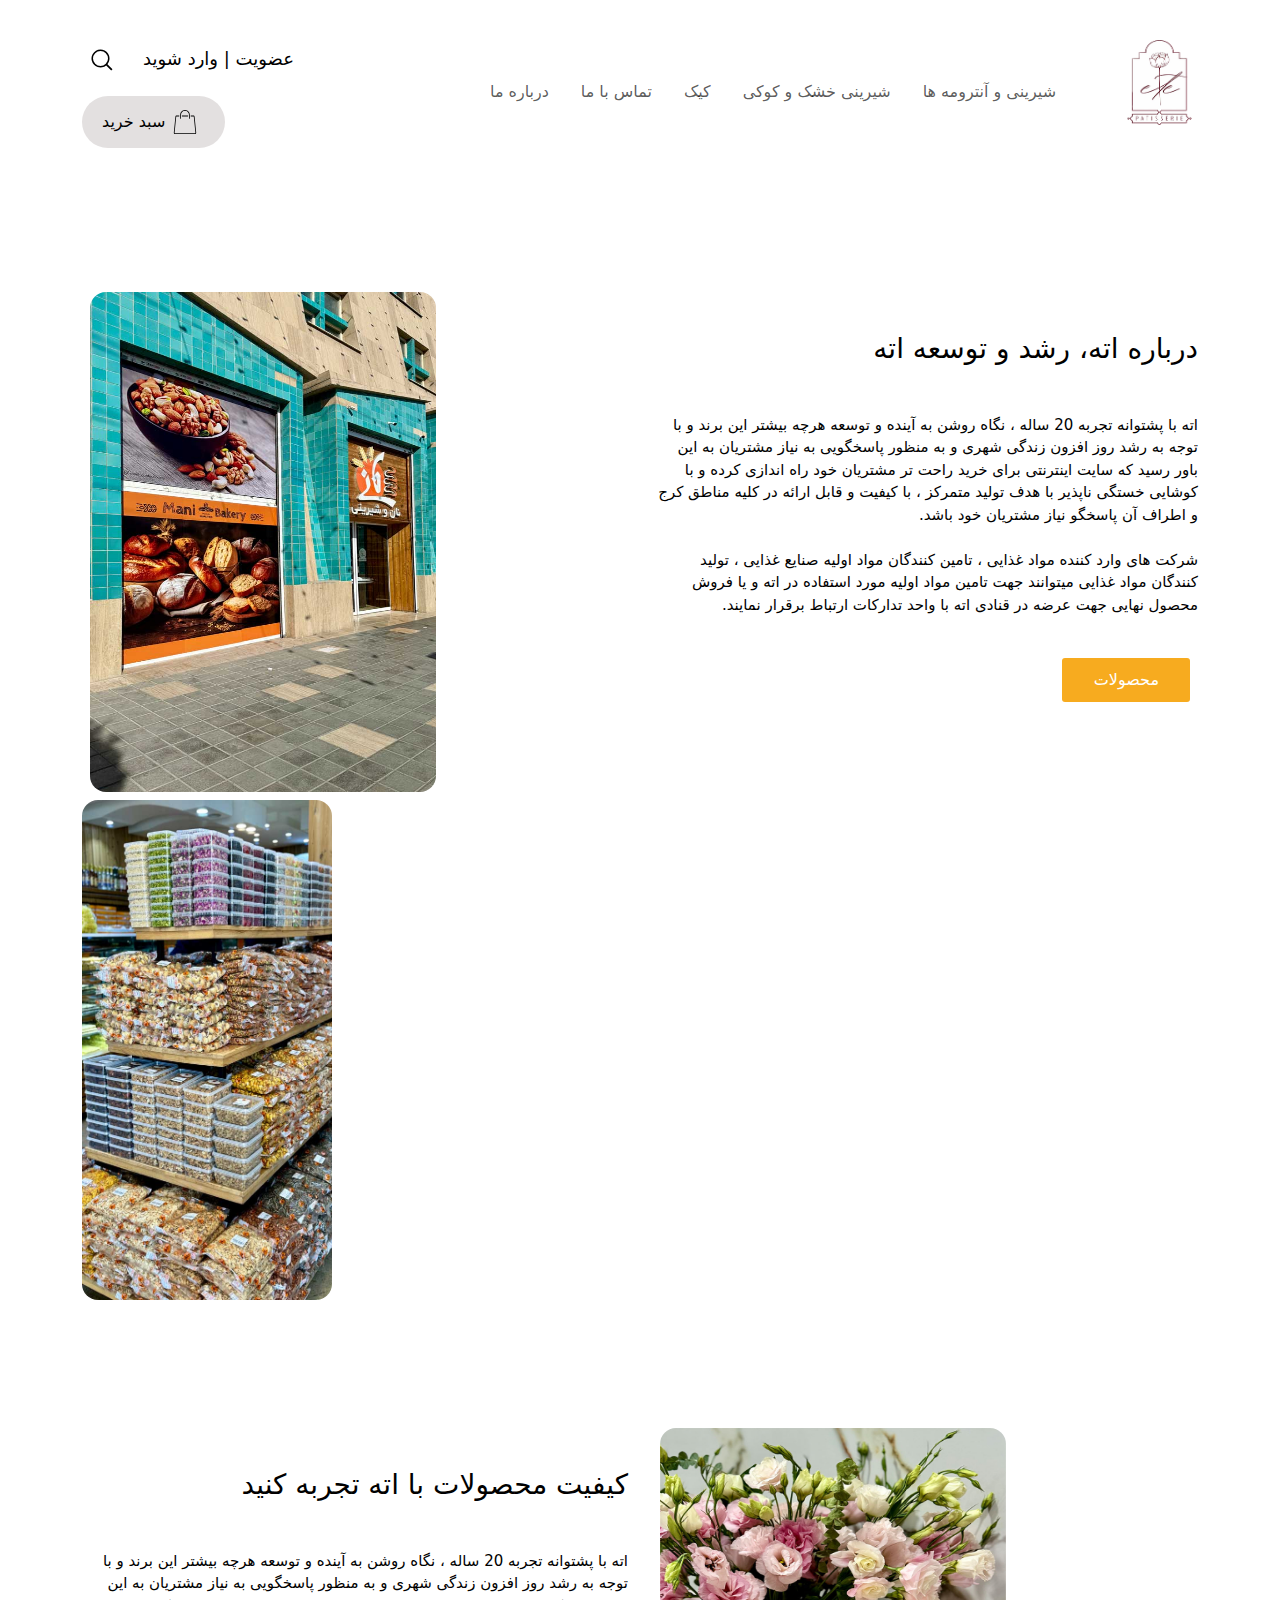
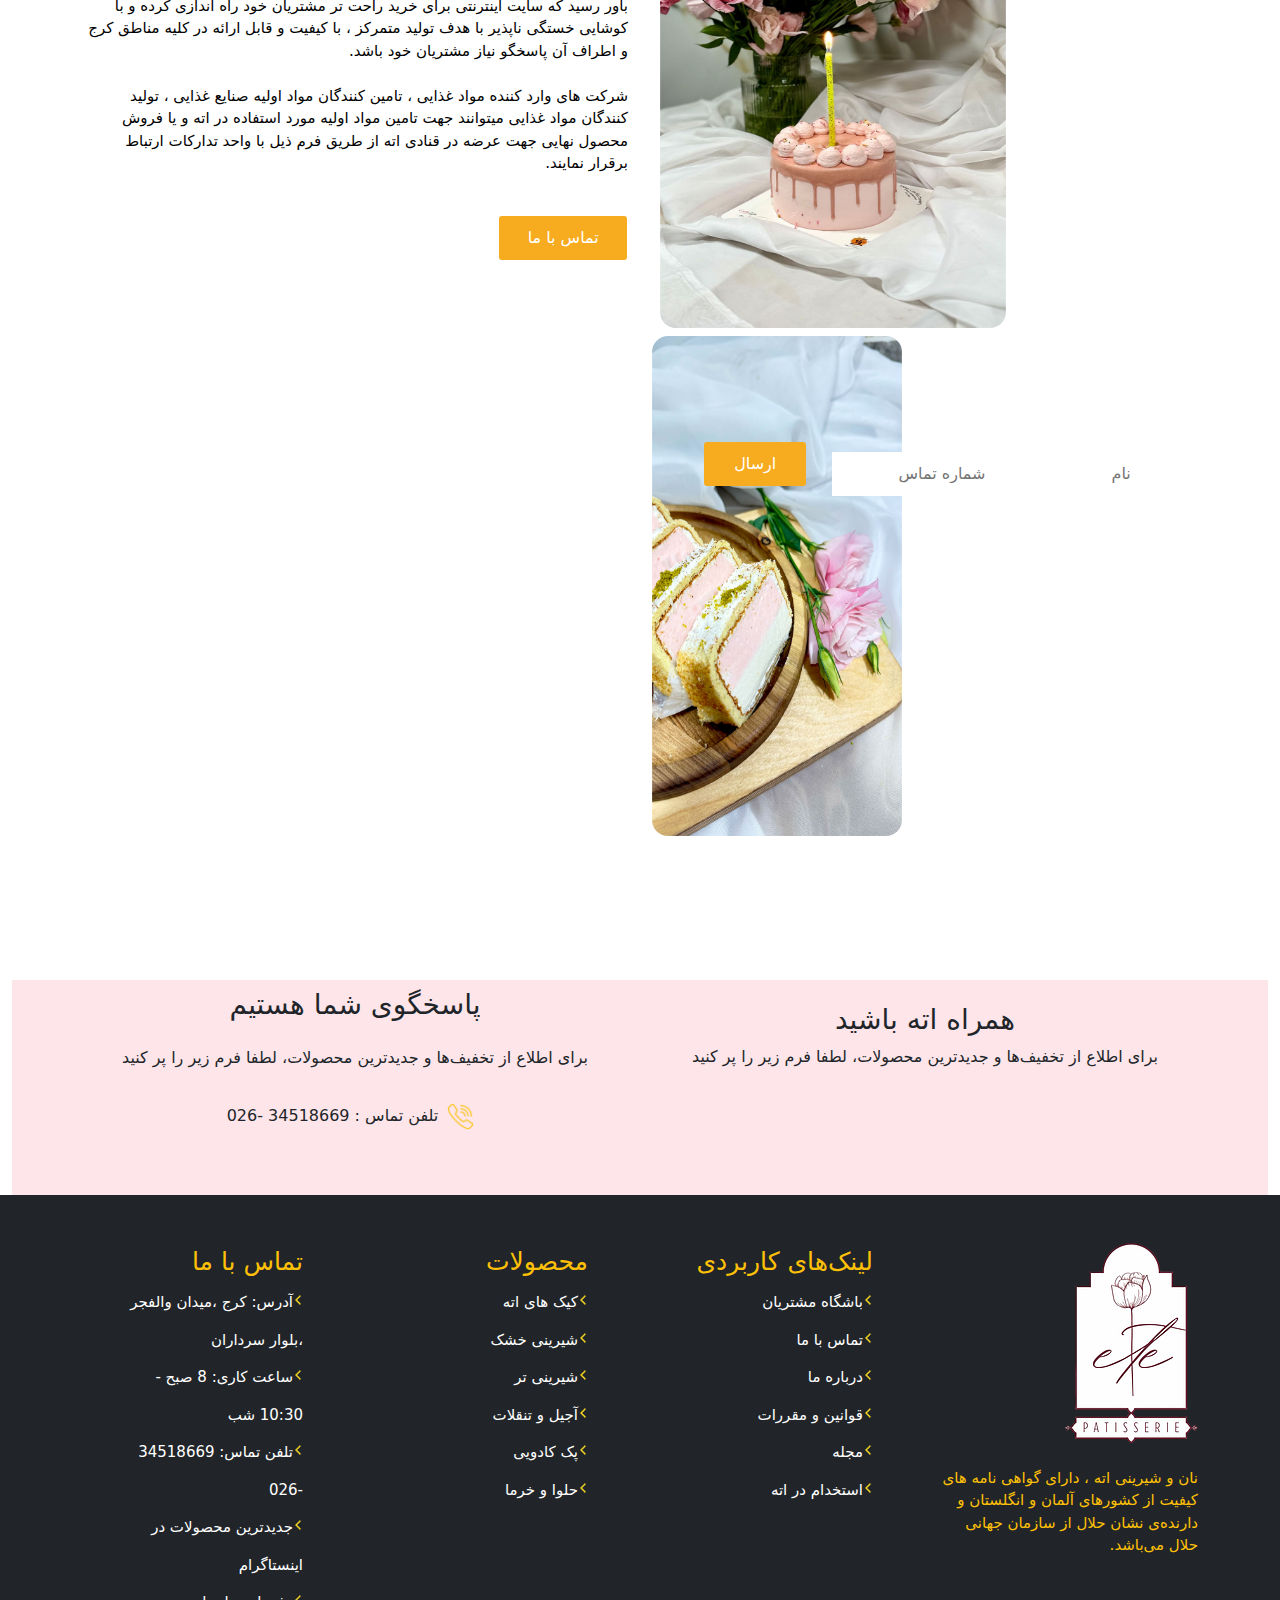
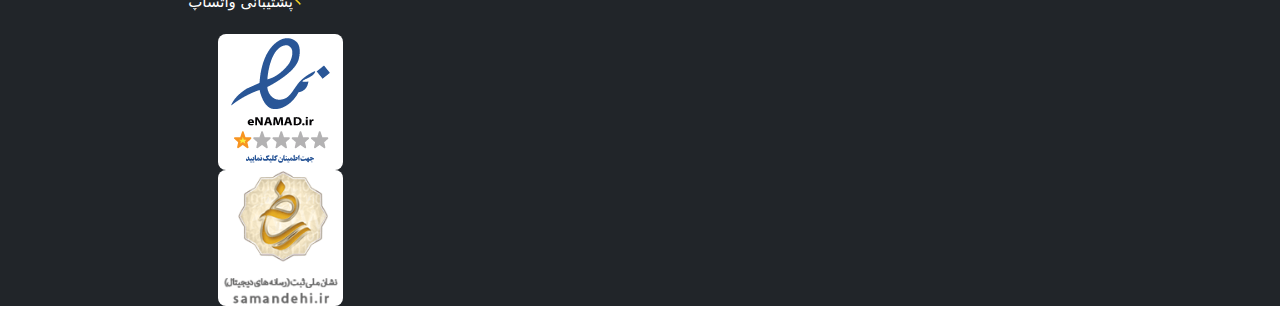
<file: pages/page3.html>
<!DOCTYPE html>
<html lang="en">
<head>
    <meta charset="UTF-8">
    <meta name="viewport" content="width=device-width, initial-scale=1.0">
    <title>شیرینی فروشی اته | درباره ما </title>
    <link rel="shortcut icon" href="../images/icon1.jpg" type="image/x-icon">
    <link rel="stylesheet" href="../bootstrap-5.3.3-dist/css/bootstrap.min.css">
    <script src="../bootstrap-5.3.3-dist/js/bootstrap.bundle.min.js" defer></script>
    <link rel="stylesheet" href="../css/main3.css">
</head>
<body>
    <div class="container-fluid">
        <br>
        <div class="bgc container sticky-top z-3">
            <div class="row mt-3">
                <div class="col-lg-4">
                    <a href="#" data-bs-toggle="offcanvas" data-bs-target="#offcanvasTop" aria-controls="offcanvasTop"><img src="../images/magnifying-glass-backup-svgrepo-com.svg" class="img-fluid p-2" style="width: 40px; height:40px;"></a>
                    <div class="offcanvas offcanvas-top" style="background-color:rgb(249, 226, 229);" tabindex="-1" id="offcanvasTop" aria-labelledby="offcanvasTopLabel">
                        <div class="offcanvas-header">
                            <h5 class="offcanvas-title" style="font-size: 40px;" id="offcanvasTopLabel">جستجوی محصولات</h5>
                            <button type="button" class="btn-close" data-bs-dismiss="offcanvas" aria-label="Close"></button>
                        </div>
                    <div class="offcanvas-body">
                        <input class="inputsearch"  type="search" placeholder="برای دیدن محصولاتی که دنبال آن هستید تایپ کنید" aria-label="Search">
                    </div>
                </div>
                    <a href="../pages/page5.html" class="login mt-3 m-3">عضویت  |  وارد شوید</a>
                    <button class="btnshop rounded-pill border border-0 mt-3" style="font-size: 18pxs;">سبد خرید<img src="../images/shopping-bag-svgrepo-com.svg" class="img-fluid p-2" style="width: 40px; height:40px;"></button>
                </div>
                <div class="col-lg-7">
                    <nav class="navbar navbar-expand-lg bg-body-transparent">
                        <div class="container-fluid">
                            <div class="collapse navbar-collapse" id="navbarNav">
                                <ul class="navbar-nav mt-3">
                                    <li class="nav-item">
                                        <a class="nav-link p-3" href="../pages/page3.html">درباره ما</a>
                                    </li>
                                    <li class="nav-item">
                                        <a class="nav-link p-3"  href="../pages/page4.html">تماس با ما</a>
                                    </li>
                                    <li class="nav-item">
                                        <a class="nav-link p-3" href="../pages/page7.html">کیک</a>
                                    </li>
                                    <li class="nav-item">
                                        <a class="nav-link p-3" href="../pages/page8.html">شیرینی خشک و کوکی</a>
                                    </li>
                                    <li class="nav-item">
                                        <a class="nav-link p-3" href="../pages/page2.html">شیرینی و آنترومه ها</a>
                                    </li>
                                </ul>
                            </div>
                        </div>
                      </nav>
                </div>
                <div class="col-lg-1">
                    <a href="../pages/index.html"><img src="../images/icon.png" class="img-fluid" style="width: 65px;height:85px;"></a>
                </div>
            </div>
            <br><br>
        </div>
        <div class="container" style="margin-top: 7%;">
            <div class="row">
                <div class="col-lg-6">
                    <img src="../images/53.jpg" class="img-fluid rounded-4 m-2" style="width: 346px; height:500px;">
                    <img src="../images/52.jpg" class="img-fluid rounded-4" style="width: 250px; height:500px;">
                </div>
                <div class="col-lg-6">
                    <h3 dir="rtl" class="text-black mt-5">درباره اته، رشد و توسعه اته</h3>
                    <p dir="rtl" style="font-size: 15px; color:black;" class="mt-5">اته با پشتوانه تجربه 20 ساله ، نگاه روشن به آینده و توسعه هرچه بیشتر این برند و با توجه به رشد روز افزون زندگی شهری و به منظور پاسخگویی به نیاز مشتریان به این باور رسید که سایت اینترنتی برای خرید راحت تر مشتریان خود راه اندازی کرده و با کوشایی خستگی ناپذیر با هدف تولید متمرکز ، با کیفیت و قابل ارائه در کلیه مناطق کرج و اطراف آن پاسخگو نیاز مشتریان خود باشد.<br><br>
    
                        شرکت های وارد کننده مواد غذایی ، تامین کنندگان مواد اولیه صنایع غذایی ، تولید کنندگان مواد غذایی میتوانند جهت تامین مواد اولیه مورد استفاده در اته و یا فروش محصول نهایی جهت عرضه در قنادی اته با واحد تدارکات ارتباط برقرار نمایند.</p>
                
                    <button class="btn2">محصولات</button>
                </div>  
            </div>
            <br><br><br>
        </div>
        <div class="container mt-5">
            <div class="row">
                <div class="col-lg-6">
                    <h3 dir="rtl" class="text-black mt-5">کیفیت محصولات با اته تجربه کنید</h3>
                    <p dir="rtl" style="font-size: 15px; color:black;" class="mt-5">
                        اته با پشتوانه تجربه 20 ساله ، نگاه روشن به آینده و توسعه هرچه بیشتر این برند و با توجه به رشد روز افزون زندگی شهری و به منظور پاسخگویی به نیاز مشتریان به این باور رسید که سایت اینترنتی برای خرید راحت تر مشتریان خود راه اندازی کرده و با کوشایی خستگی ناپذیر با هدف تولید متمرکز ، با کیفیت و قابل ارائه در کلیه مناطق کرج و اطراف آن پاسخگو نیاز مشتریان خود باشد. <br><br>

                        شرکت های وارد کننده مواد غذایی ، تامین کنندگان مواد اولیه صنایع غذایی ، تولید کنندگان مواد غذایی میتوانند جهت تامین مواد اولیه مورد استفاده در اته و یا فروش محصول نهایی جهت عرضه در قنادی اته از طریق فرم ذیل با واحد تدارکات ارتباط برقرار نمایند.
                    </p>
                
                    <button class="btn3">تماس با ما</button>
                </div>
                <div class="col-lg-6">
                    <img src="../images/55.jpg" class="img-fluid rounded-4 m-2" style="width: 346px; height:500px;">
                    <img src="../images/54.jpg" class="img-fluid rounded-4" style="width: 250px; height:500px;">
                </div>
            </div>
            <br><br><br><br><br><br>
        </div>
        <div class="bgabout container-fluid">
            <div class="container">
                <div class="row">
                    <div class="col-lg-6 d-flex justify-content-center align-items-center flex-column">
                        <h3 class="mt-2">پاسخگوی شما هستیم</h3>
                        <p class="mt-3">برای اطلاع از تخفیف‌ها و جدیدترین محصولات، لطفا فرم زیر را پر کنید</p>
                        <h6 class="mt-2">تلفن تماس : 34518669 -026<img src="../images/icons8-call-30.png" class="img-fluid p-2" style="width: 45px; height:45px;"></h6>
                    </div>
                    <div class="col-lg-6 d-flex justify-content-center align-items-center flex-column">
                        <h3>همراه اته باشید</h3>
                        <p style="margin-bottom: 10%;">برای اطلاع از تخفیف‌ها و جدیدترین محصولات، لطفا فرم زیر را پر کنید</p>
                        <button class="btn4">ارسال</button>
                        <input type="text" name="2" id="2" class="txt border border-0 bg-white text-center" placeholder="شماره تماس">
                        <input type="text" name="2" id="2" class="txt1 border border-0 bg-white text-center" placeholder="نام">
                    </div>
                </div>
                <br>
                <br>
            </div>
        </div>
    
    
    </div>
    <div class="container-fluid bg-dark">
        <div class="container">
            <div class="row">
                <div class="col-lg-3 mt-5" dir="rtl">
                    <ul style="font-size: 25px;" class="text-warning">تماس با ما
                        <li style="list-style-type: none;"><img src="../images/left-arrow-backup-2-svgrepo-com.svg" style="width: 10px;height:10px;"><a href="#" class="text-white" style="font-size: 15px; text-decoration:none;">آدرس: کرج ،میدان والفجر ،بلوار سرداران</a></li>
                        <li style="list-style-type: none;"><img src="../images/left-arrow-backup-2-svgrepo-com.svg" style="width: 10px;height:10px;"><a href="#" class="text-white" style="font-size: 15px; text-decoration:none;">ساعت کاری: 8 صبح - 10:30 شب</a></li>
                        <li style="list-style-type: none;"><img src="../images/left-arrow-backup-2-svgrepo-com.svg" style="width: 10px;height:10px;"><a href="#" class="text-white" style="font-size: 15px; text-decoration:none;">تلفن تماس: 34518669 -026</a></li>
                        <li style="list-style-type: none;"><img src="../images/left-arrow-backup-2-svgrepo-com.svg" style="width: 10px;height:10px;"><a href="#" class="text-white" style="font-size: 15px; text-decoration:none;">جدیدترین محصولات در اینستاگرام</a></li>
                        <li style="list-style-type: none;"><img src="../images/left-arrow-backup-2-svgrepo-com.svg" style="width: 10px;height:10px;"><a href="#" class="text-white" style="font-size: 15px; text-decoration:none;">پشتیبانی واتساپ</a></li>
                    </ul>
                    <div class="bg-white rounded-3 d-flex justify-content-center align-items-center" style="width:125px;height:136px;">
                        <img src="../images/34.png" class="img-fluid">
                    </div>
                    <div class="bg-white rounded-3 d-flex justify-content-center align-items-center" style="width:125px;height:136px;">
                        <img src="../images/35.png" class="img-fluid">
                    </div>
                </div>
                <div class="col-lg-3 mt-5" dir="rtl">
                    <ul style="font-size: 25px;" class="text-warning">محصولات
                        <li style="list-style-type: none;"><img src="../images/left-arrow-backup-2-svgrepo-com.svg" style="width: 10px;height:10px;"><a href="#" class="text-white" style="font-size: 15px; text-decoration:none;">کیک های اته</a></li>
                        <li style="list-style-type: none;"><img src="../images/left-arrow-backup-2-svgrepo-com.svg" style="width: 10px;height:10px;"><a href="#" class="text-white" style="font-size: 15px; text-decoration:none;">شیرینی خشک </a></li>
                        <li style="list-style-type: none;"><img src="../images/left-arrow-backup-2-svgrepo-com.svg" style="width: 10px;height:10px;"><a href="#" class="text-white" style="font-size: 15px; text-decoration:none;">شیرینی تر</a></li>
                        <li style="list-style-type: none;"><img src="../images/left-arrow-backup-2-svgrepo-com.svg" style="width: 10px;height:10px;"><a href="#" class="text-white" style="font-size: 15px; text-decoration:none;">آجیل و تنقلات</a></li>
                        <li style="list-style-type: none;"><img src="../images/left-arrow-backup-2-svgrepo-com.svg" style="width: 10px;height:10px;"><a href="#" class="text-white" style="font-size: 15px; text-decoration:none;">پک کادویی</a></li>
                        <li style="list-style-type: none;"><img src="../images/left-arrow-backup-2-svgrepo-com.svg" style="width: 10px;height:10px;"><a href="#" class="text-white" style="font-size: 15px; text-decoration:none;">حلوا و خرما</a></li>
                    </ul>
                </div>
                <div class="col-lg-3 mt-5" dir="rtl">
                    <ul style="font-size: 25px;" class="text-warning">لینک‌های کاربردی
                        <li style="list-style-type: none;"><img src="../images/left-arrow-backup-2-svgrepo-com.svg" style="width: 10px;height:10px;"><a href="#" class="text-white" style="font-size: 15px; text-decoration:none;">باشگاه مشتریان</a></li>
                        <li style="list-style-type: none;"><img src="../images/left-arrow-backup-2-svgrepo-com.svg" style="width: 10px;height:10px;"><a href="#" class="text-white" style="font-size: 15px; text-decoration:none;">تماس با ما</a></li>
                        <li style="list-style-type: none;"><img src="../images/left-arrow-backup-2-svgrepo-com.svg" style="width: 10px;height:10px;"><a href="#" class="text-white" style="font-size: 15px; text-decoration:none;">درباره ما</a></li>
                        <li style="list-style-type: none;"><img src="../images/left-arrow-backup-2-svgrepo-com.svg" style="width: 10px;height:10px;"><a href="#" class="text-white" style="font-size: 15px; text-decoration:none;">قوانین و مقررات</a></li>
                        <li style="list-style-type: none;"><img src="../images/left-arrow-backup-2-svgrepo-com.svg" style="width: 10px;height:10px;"><a href="#" class="text-white" style="font-size: 15px; text-decoration:none;">مجله</a></li>
                        <li style="list-style-type: none;"><img src="../images/left-arrow-backup-2-svgrepo-com.svg" style="width: 10px;height:10px;"><a href="#" class="text-white" style="font-size: 15px; text-decoration:none;">استخدام در اته</a></li>
                    </ul>
                </div>
                <div class="col-lg-3 mt-5" dir="rtl">
                    <img src="../images/icon.png" class="img-fluid d-flex justify-content-end align-items-center"><br>
                    <p class="text-warning" dir="rtl" style="font-size: 15px;">نان و شیرینی اته ، دارای گواهی نامه های کیفیت از کشورهای آلمان و انگلستان و دارنده‌ی نشان حلال از سازمان جهانی حلال می‌باشد.</p>
                </div>
                
            </div>
        </div>
    </div>
</body>
</html>
</file>
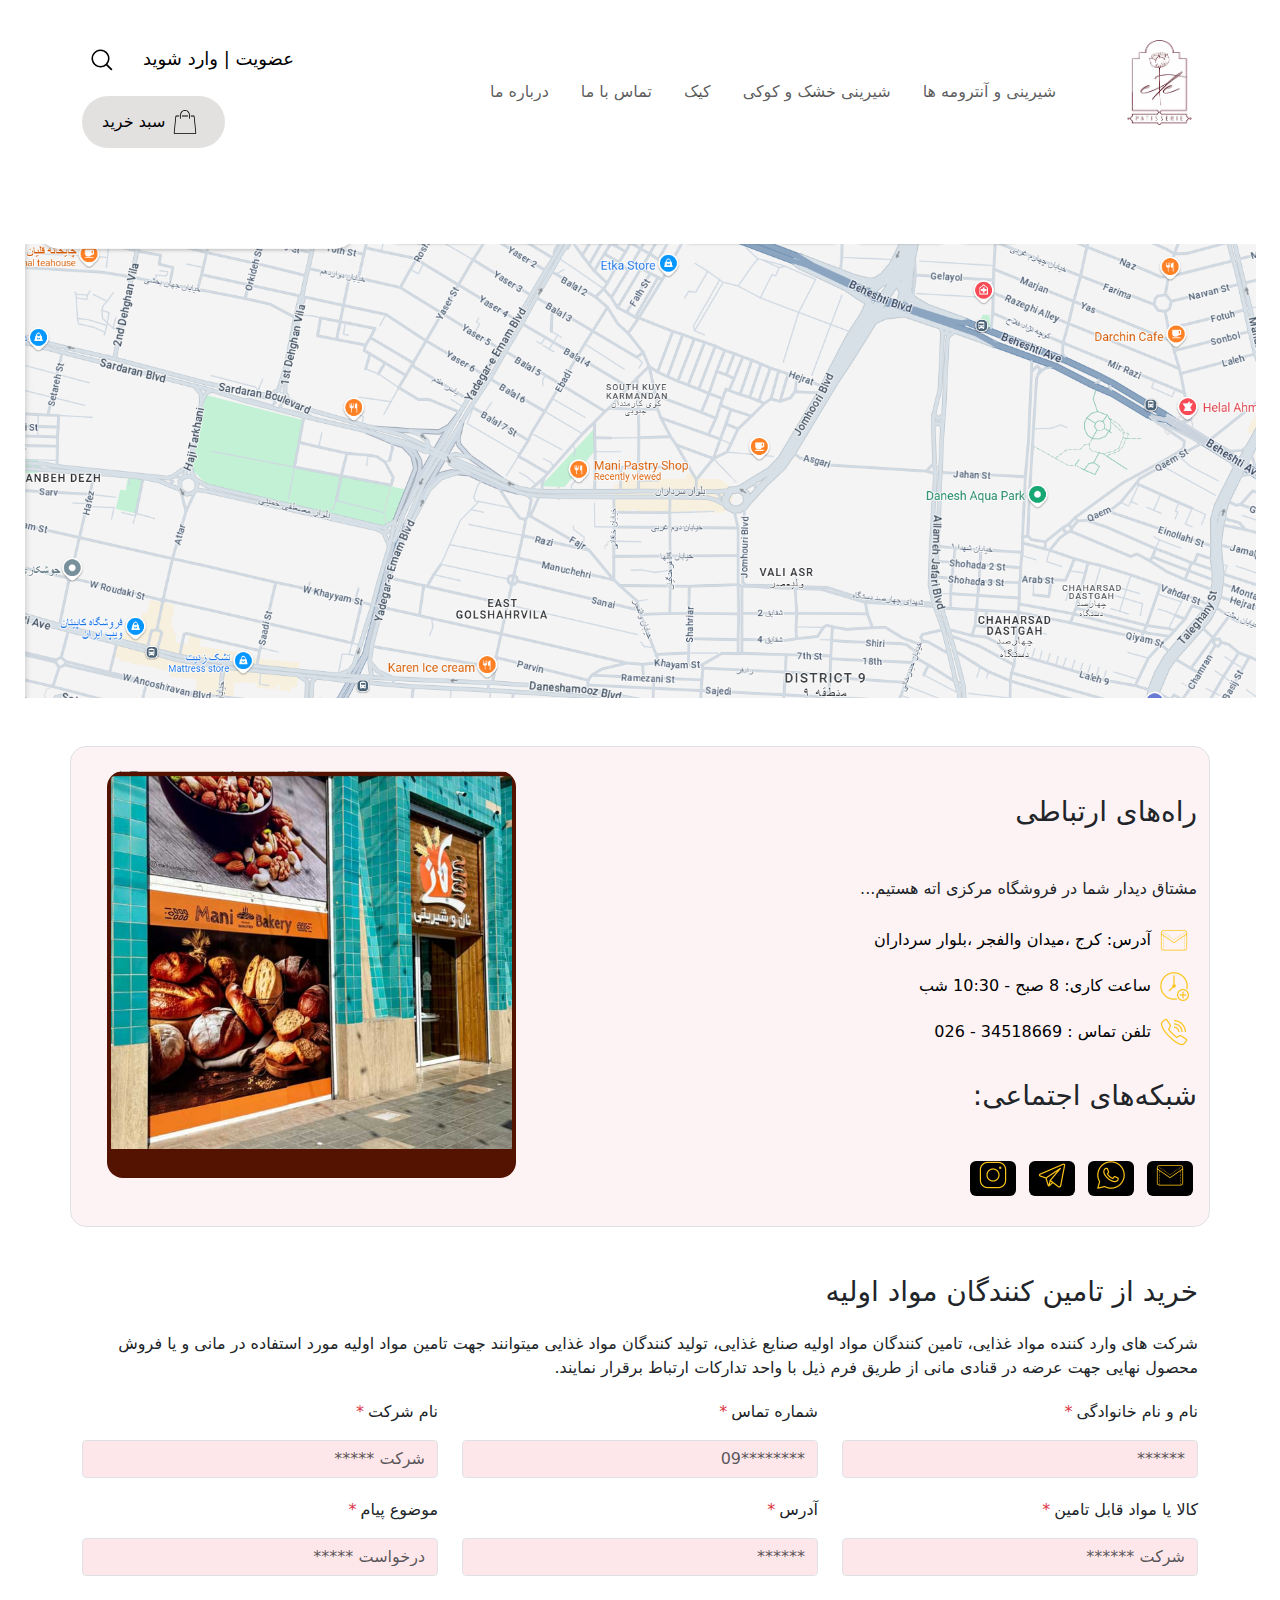
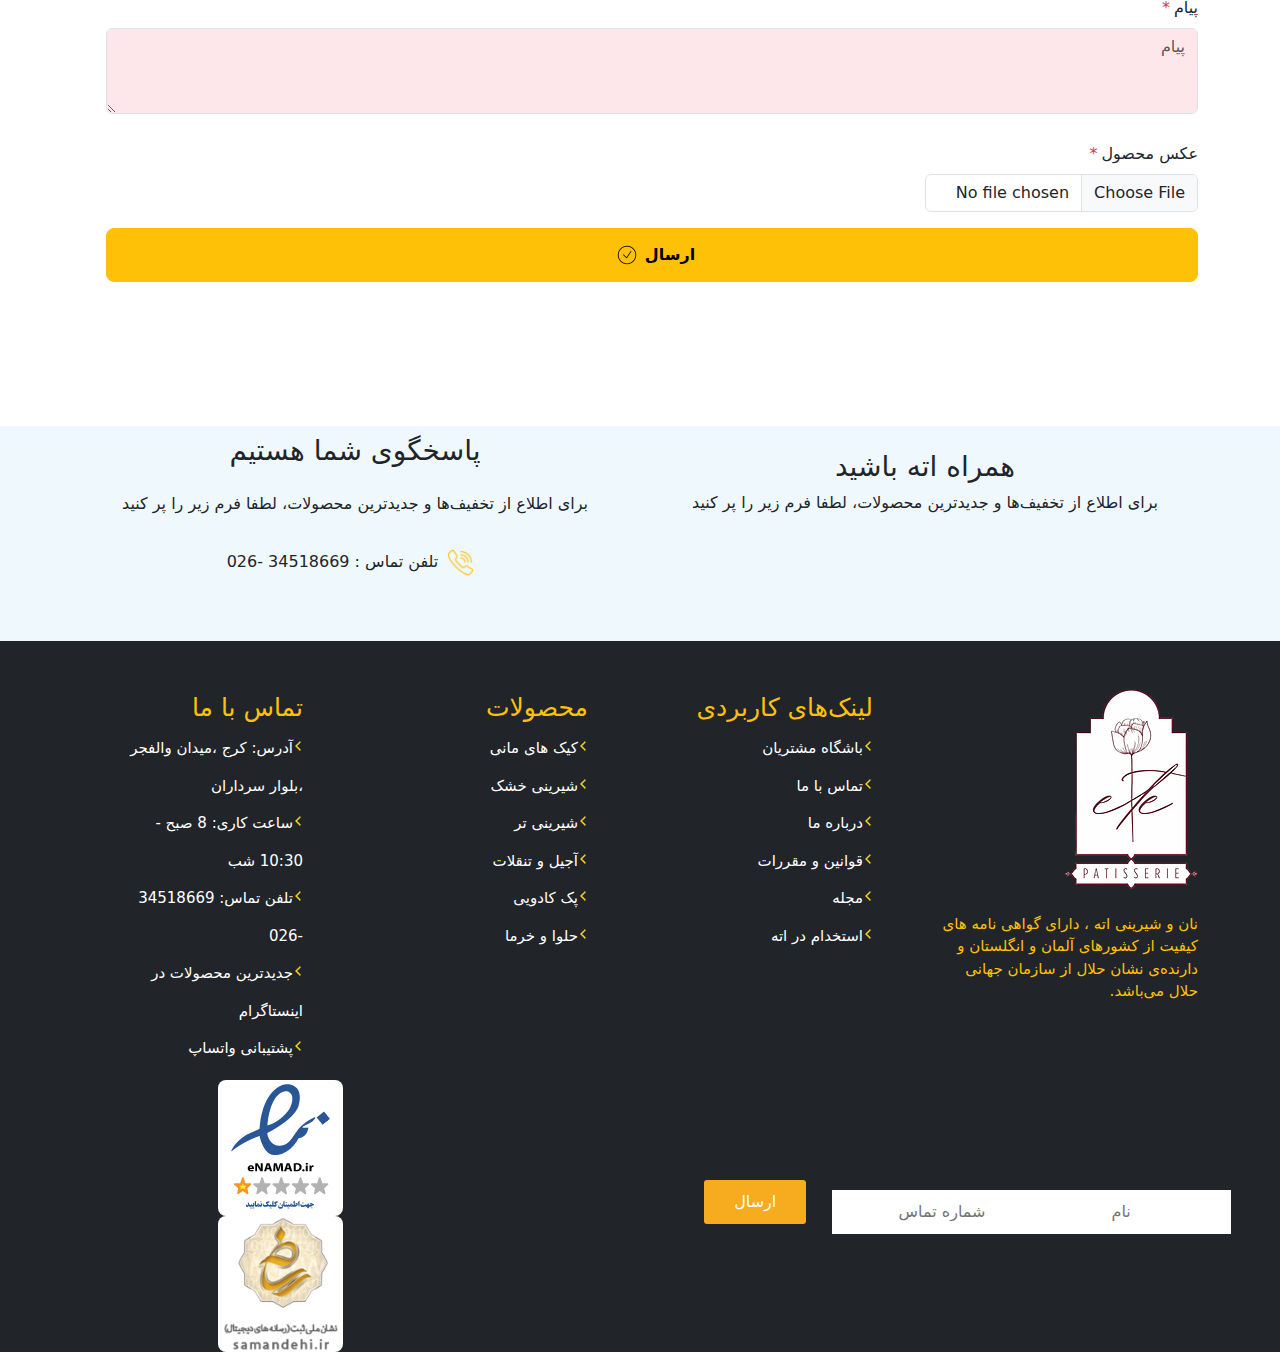
<file: pages/page4.html>
<!DOCTYPE html>
<html lang="en">
<head>
    <meta charset="UTF-8">
    <meta name="viewport" content="width=device-width, initial-scale=1.0">
    <title>شیرینی فروشی اته | تماس با ما</title>
    <link rel="shortcut icon" href="../images/icon1.jpg" type="image/x-icon">
    <link rel="stylesheet" href="../bootstrap-5.3.3-dist/css/bootstrap.min.css">
    <script src="../bootstrap-5.3.3-dist/js/bootstrap.bundle.min.js" defer></script>
    <link rel="stylesheet" href="../css/main4.css">
</head>
<body>
    <div class="bgccall container-fluid">
        <br>
        <div class="container">
            <div class="row mt-3 ">
                <div class="col-lg-4">
                    <a href="#" data-bs-toggle="offcanvas" data-bs-target="#offcanvasTop" aria-controls="offcanvasTop"><img src="../images/magnifying-glass-backup-svgrepo-com.svg" class="img-fluid p-2" style="width: 40px; height:40px;"></a>
                    <div class="offcanvas offcanvas-top" style="background-color:rgb(249, 226, 229);" tabindex="-1" id="offcanvasTop" aria-labelledby="offcanvasTopLabel">
                        <div class="offcanvas-header">
                            <h5 class="offcanvas-title" style="font-size: 40px;" id="offcanvasTopLabel">جستجوی محصولات</h5>
                            <button type="button" class="btn-close" data-bs-dismiss="offcanvas" aria-label="Close"></button>
                        </div>
                    <div class="offcanvas-body">
                        <input class="inputsearch"  type="search" placeholder="برای دیدن محصولاتی که دنبال آن هستید تایپ کنید" aria-label="Search">                     
                    </div>
                </div>
                    <a href="../pages/page5.html" class="login mt-3 m-3">عضویت  |  وارد شوید</a>
                    <button class="btnshop rounded-pill border border-0 mt-3" style="font-size: 18pxs;">سبد خرید<img src="../images/shopping-bag-svgrepo-com.svg" class="img-fluid p-2" style="width: 40px; height:40px;"></button>
                </div>
                <div class="col-lg-7">
                    <nav class="navbar navbar-expand-lg bg-body-transparent">
                        <div class="container-fluid">
                            <div class="collapse navbar-collapse" id="navbarNav">
                                <ul class="navbar-nav mt-3">
                                    <li class="nav-item">
                                        <a class="nav-link p-3" href="../pages/page3.html">درباره ما</a>
                                    </li>
                                    <li class="nav-item">
                                        <a class="nav-link p-3"  href="../pages/page4.html">تماس با ما</a>
                                    </li>
                                    <li class="nav-item">
                                        <a class="nav-link p-3" href="../pages/page7.html">کیک</a>
                                    </li>
                                    <li class="nav-item">
                                        <a class="nav-link p-3" href="../pages/page8.html">شیرینی خشک و کوکی</a>
                                    </li>
                                    <li class="nav-item">
                                        <a class="nav-link p-3" href="../pages/page2.html">شیرینی و آنترومه ها</a>
                                    </li>
                                </ul>
                            </div>
                        </div>
                      </nav>
                </div>
                <div class="col-lg-1">
                    <a href="../pages/index.html"><img src="../images/icon.png" class="img-fluid" style="width: 65px;height:85px;"></a>
                </div>
            </div>
            <br><br>
        </div>
        <div class="container-fluid mt-5">
            <div class="row">
                <div class="col-lg-12">
                    <img src="../images/location.png" class="img-fluid">
                </div>
            </div>
        </div><br><br>
        <div class="container rounded-4 border border-1 position-relative" style="background-color: rgba(253, 242, 244, 0.888);">
            <div class="row">
                <div class="col-lg-6">
                        <img src="../images/Screenshot_1.png" class="img-fluid rounded-4 w-75 m-4">
                </div>
                <div class="col-lg-6 mt-5" dir="rtl">
                        <h3>راه‌های ارتباطی</h3>
                        <p class="mt-5">مشتاق دیدار شما در فروشگاه مرکزی اته هستیم...</p>
                        <img src="../images/icons8-gmail-30 (1).png" class="img-fluid p-2 d-inline"><a href="#" class="text-black" style="text-decoration: none;">آدرس: کرج ،میدان والفجر ،بلوار سرداران</a><br>
                        <img src="../images/icons8-clock-add-30.png" class="img-fluid p-2 d-inline"><a href="#" class="text-black" style="text-decoration: none;">ساعت کاری: 8 صبح - 10:30 شب</a><br>
                        <img src="../images/icons8-call-30.png" class="img-fluid p-2 d-inline"><a href="#" class="text-black" style="text-decoration: none;">تلفن تماس : 34518669 - 026</a><br>
                        <br>
                        <h3 class="mb-5">شبکه‌های اجتماعی:</h3>
                        <a href="#" class="bg-black rounded-2 p-2 m-1"><img src="../images/icons8-gmail-30 (1).png" class="img-fluid mb-2"></a>
                        <a href="#" class="bg-black rounded-2 p-2 m-1"><img src="../images/icons8-whatsapp-30.png" class="img-fluid mb-2"></a>
                        <a href="#" class="bg-black rounded-2 p-2 m-1"><img src="../images/icons8-telegram-30.png" class="img-fluid mb-2"></a>
                        <a href="#" class="bg-black rounded-2 p-2 m-1"><img src="../images/icons8-instagram-30.png" class="img-fluid mb-2"></a>
                </div>
            </div><br>
        </div>
        <br><br>
    </div>
    <div class="container" dir="rtl">
        <div class="row">
            <div class="col-lg-12">
                <h3>خرید از تامین کنندگان مواد اولیه</h3>
                <p class="mt-4">شرکت های وارد کننده مواد غذایی، تامین کنندگان مواد اولیه صنایع غذایی، تولید کنندگان مواد غذایی میتوانند جهت تامین مواد اولیه مورد استفاده در مانی و یا فروش محصول نهایی جهت عرضه در قنادی مانی از طریق فرم ذیل با واحد تدارکات ارتباط برقرار نمایند.</p>
            </div>
        </div>
    </div>
    <div class="container" dir="rtl">
        <div class="row">
            <div class="col-lg-4">
                <div class="mb-3">
                    <label for="exampleFormControlInput1" class="form-label">نام و نام خانوادگی</label><label for="22" class="text-danger p-1">*</label>
                    <input type="text" class="form-control mt-2 rounded-1" id="exampleFormControlInput1" placeholder="******" style="background-color:rgb(254, 231, 234)">
                </div>
            </div>
            <div class="col-lg-4">
                <div class="mb-3">
                    <label for="exampleFormControlInput1" class="form-label">شماره تماس</label><label for="22" class="text-danger p-1">*</label>
                    <input type="text" class="form-control mt-2 rounded-1" id="exampleFormControlInput1" placeholder="********09" style="background-color:rgb(254, 231, 234)">
                </div>
            </div>
            <div class="col-lg-4">
                <div class="mb-3">
                    <label for="exampleFormControlInput1" class="form-label">نام شرکت</label><label for="22" class="text-danger p-1">*</label>
                    <input type="text" class="form-control mt-2 rounded-1" id="exampleFormControlInput1" placeholder="شرکت *****" style="background-color:rgb(254, 231, 234)">
                </div>
            </div>
            <div class="col-lg-4">
                <div class="mb-3">
                    <label for="exampleFormControlInput1" class="form-label">کالا یا مواد قابل تامین</label><label for="22" class="text-danger p-1">*</label>
                    <input type="text" class="form-control mt-2 rounded-1" id="exampleFormControlInput1" placeholder="شرکت ******" style="background-color:rgb(254, 231, 234)">
                </div>
            </div>
            <div class="col-lg-4">
                <div class="mb-3">
                    <label for="exampleFormControlInput1" class="form-label">آدرس</label><label for="22" class="text-danger p-1">*</label>
                    <input type="text" class="form-control mt-2 rounded-1" id="exampleFormControlInput1" placeholder="******" style="background-color:rgb(254, 231, 234)">
                </div>
            </div>
            <div class="col-lg-4">
                <div class="mb-3">
                    <label for="exampleFormControlInput1" class="form-label">موضوع پیام</label><label for="22" class="text-danger p-1">*</label>
                    <input type="text" class="form-control mt-2 rounded-1" id="exampleFormControlInput1" placeholder="درخواست *****" style="background-color:rgb(254, 231, 234)">
                </div>
            </div>
            <div class="row">
                <div class="col-lg-12">
                    <div class="mb-3">
                        <label for="exampleFormControlTextarea1" class="form-label">پیام</label><label for="22" class="text-danger p-1">*</label>
                        <textarea class="form-control" id="exampleFormControlTextarea1" rows="3" placeholder="پیام" style="background-color:rgb(254, 231, 234)"></textarea><br>
                        <label for="exampleFormControlTextarea1" class="form-label">عکس محصول</label><label for="22" class="text-danger p-1">*</label>
                        <div class="mb-3">
                            <input class="form-control w-25" type="file" id="formFile">
                        </div>
                        <button class="send btn btn-warning w-100 p-2 rounded-3" style="font-weight: bolder;">ارسال<img src="../images/icons8-confirm-20.png" class="img-fluid p-2"></button>
                    </div>
                </div>
            </div>
        </div>
    </div>
    <div class="bgabout container-fluid" style="margin-top: 10%;">
        <div class="container">
            <div class="row">
                <div class="col-lg-6 d-flex justify-content-center align-items-center flex-column">
                    <h3 class="mt-2">پاسخگوی شما هستیم</h3>
                    <p class="mt-3">برای اطلاع از تخفیف‌ها و جدیدترین محصولات، لطفا فرم زیر را پر کنید</p>
                    <h6 class="mt-2">تلفن تماس : 34518669 -026<img src="../images/icons8-call-30.png" class="img-fluid p-2" style="width: 45px; height:45px;"></h6>
                </div>
                <div class="col-lg-6 d-flex justify-content-center align-items-center flex-column">
                    <h3>همراه اته باشید</h3>
                    <p style="margin-bottom: 10%;">برای اطلاع از تخفیف‌ها و جدیدترین محصولات، لطفا فرم زیر را پر کنید</p>
                    <button class="btn4">ارسال</button>
                    <input type="text" name="2" id="2" class="txt border border-0 bg-white text-center" placeholder="شماره تماس">
                    <input type="text" name="2" id="2" class="txt1 border border-0 bg-white text-center" placeholder="نام">
                </div>
            </div>
            <br>
            <br>
        </div>
    </div>
    <div class="container-fluid bg-dark">
        <div class="container">
            <div class="row">
                <div class="col-lg-3 mt-5" dir="rtl">
                    <ul style="font-size: 25px;" class="text-warning">تماس با ما
                        <li style="list-style-type: none;"><img src="../images/left-arrow-backup-2-svgrepo-com.svg" style="width: 10px;height:10px;"><a href="#" class="text-white" style="font-size: 15px; text-decoration:none;">آدرس: کرج ،میدان والفجر ،بلوار سرداران</a></li>
                        <li style="list-style-type: none;"><img src="../images/left-arrow-backup-2-svgrepo-com.svg" style="width: 10px;height:10px;"><a href="#" class="text-white" style="font-size: 15px; text-decoration:none;">ساعت کاری: 8 صبح - 10:30 شب</a></li>
                        <li style="list-style-type: none;"><img src="../images/left-arrow-backup-2-svgrepo-com.svg" style="width: 10px;height:10px;"><a href="#" class="text-white" style="font-size: 15px; text-decoration:none;">تلفن تماس: 34518669 -026</a></li>
                        <li style="list-style-type: none;"><img src="../images/left-arrow-backup-2-svgrepo-com.svg" style="width: 10px;height:10px;"><a href="#" class="text-white" style="font-size: 15px; text-decoration:none;">جدیدترین محصولات در اینستاگرام</a></li>
                        <li style="list-style-type: none;"><img src="../images/left-arrow-backup-2-svgrepo-com.svg" style="width: 10px;height:10px;"><a href="#" class="text-white" style="font-size: 15px; text-decoration:none;">پشتیبانی واتساپ</a></li>
                    </ul>
                    <div class="bg-white rounded-3 d-flex justify-content-center align-items-center" style="width:125px;height:136px;">
                        <img src="../images/34.png" class="img-fluid">
                    </div>
                    <div class="bg-white rounded-3 d-flex justify-content-center align-items-center" style="width:125px;height:136px;">
                        <img src="../images/35.png" class="img-fluid">
                    </div>
                </div>
                <div class="col-lg-3 mt-5" dir="rtl">
                    <ul style="font-size: 25px;" class="text-warning">محصولات
                        <li style="list-style-type: none;"><img src="../images/left-arrow-backup-2-svgrepo-com.svg" style="width: 10px;height:10px;"><a href="#" class="text-white" style="font-size: 15px; text-decoration:none;">کیک های مانی</a></li>
                        <li style="list-style-type: none;"><img src="../images/left-arrow-backup-2-svgrepo-com.svg" style="width: 10px;height:10px;"><a href="#" class="text-white" style="font-size: 15px; text-decoration:none;">شیرینی خشک </a></li>
                        <li style="list-style-type: none;"><img src="../images/left-arrow-backup-2-svgrepo-com.svg" style="width: 10px;height:10px;"><a href="#" class="text-white" style="font-size: 15px; text-decoration:none;">شیرینی تر</a></li>
                        <li style="list-style-type: none;"><img src="../images/left-arrow-backup-2-svgrepo-com.svg" style="width: 10px;height:10px;"><a href="#" class="text-white" style="font-size: 15px; text-decoration:none;">آجیل و تنقلات</a></li>
                        <li style="list-style-type: none;"><img src="../images/left-arrow-backup-2-svgrepo-com.svg" style="width: 10px;height:10px;"><a href="#" class="text-white" style="font-size: 15px; text-decoration:none;">پک کادویی</a></li>
                        <li style="list-style-type: none;"><img src="../images/left-arrow-backup-2-svgrepo-com.svg" style="width: 10px;height:10px;"><a href="#" class="text-white" style="font-size: 15px; text-decoration:none;">حلوا و خرما</a></li>
                    </ul>
                </div>
                <div class="col-lg-3 mt-5" dir="rtl">
                    <ul style="font-size: 25px;" class="text-warning">لینک‌های کاربردی
                        <li style="list-style-type: none;"><img src="../images/left-arrow-backup-2-svgrepo-com.svg" style="width: 10px;height:10px;"><a href="#" class="text-white" style="font-size: 15px; text-decoration:none;">باشگاه مشتریان</a></li>
                        <li style="list-style-type: none;"><img src="../images/left-arrow-backup-2-svgrepo-com.svg" style="width: 10px;height:10px;"><a href="#" class="text-white" style="font-size: 15px; text-decoration:none;">تماس با ما</a></li>
                        <li style="list-style-type: none;"><img src="../images/left-arrow-backup-2-svgrepo-com.svg" style="width: 10px;height:10px;"><a href="#" class="text-white" style="font-size: 15px; text-decoration:none;">درباره ما</a></li>
                        <li style="list-style-type: none;"><img src="../images/left-arrow-backup-2-svgrepo-com.svg" style="width: 10px;height:10px;"><a href="#" class="text-white" style="font-size: 15px; text-decoration:none;">قوانین و مقررات</a></li>
                        <li style="list-style-type: none;"><img src="../images/left-arrow-backup-2-svgrepo-com.svg" style="width: 10px;height:10px;"><a href="#" class="text-white" style="font-size: 15px; text-decoration:none;">مجله</a></li>
                        <li style="list-style-type: none;"><img src="../images/left-arrow-backup-2-svgrepo-com.svg" style="width: 10px;height:10px;"><a href="#" class="text-white" style="font-size: 15px; text-decoration:none;">استخدام در اته</a></li>
                    </ul>
                </div>
                <div class="col-lg-3 mt-5" dir="rtl">
                    <img src="../images/icon.png" class="img-fluid d-flex justify-content-end align-items-center"><br>
                    <p class="text-warning" dir="rtl" style="font-size: 15px;">نان و شیرینی اته ، دارای گواهی نامه های کیفیت از کشورهای آلمان و انگلستان و دارنده‌ی نشان حلال از سازمان جهانی حلال می‌باشد.</p>
                </div>
                    
            </div>
        </div>
    </div>
</body>    
</html>
</file>
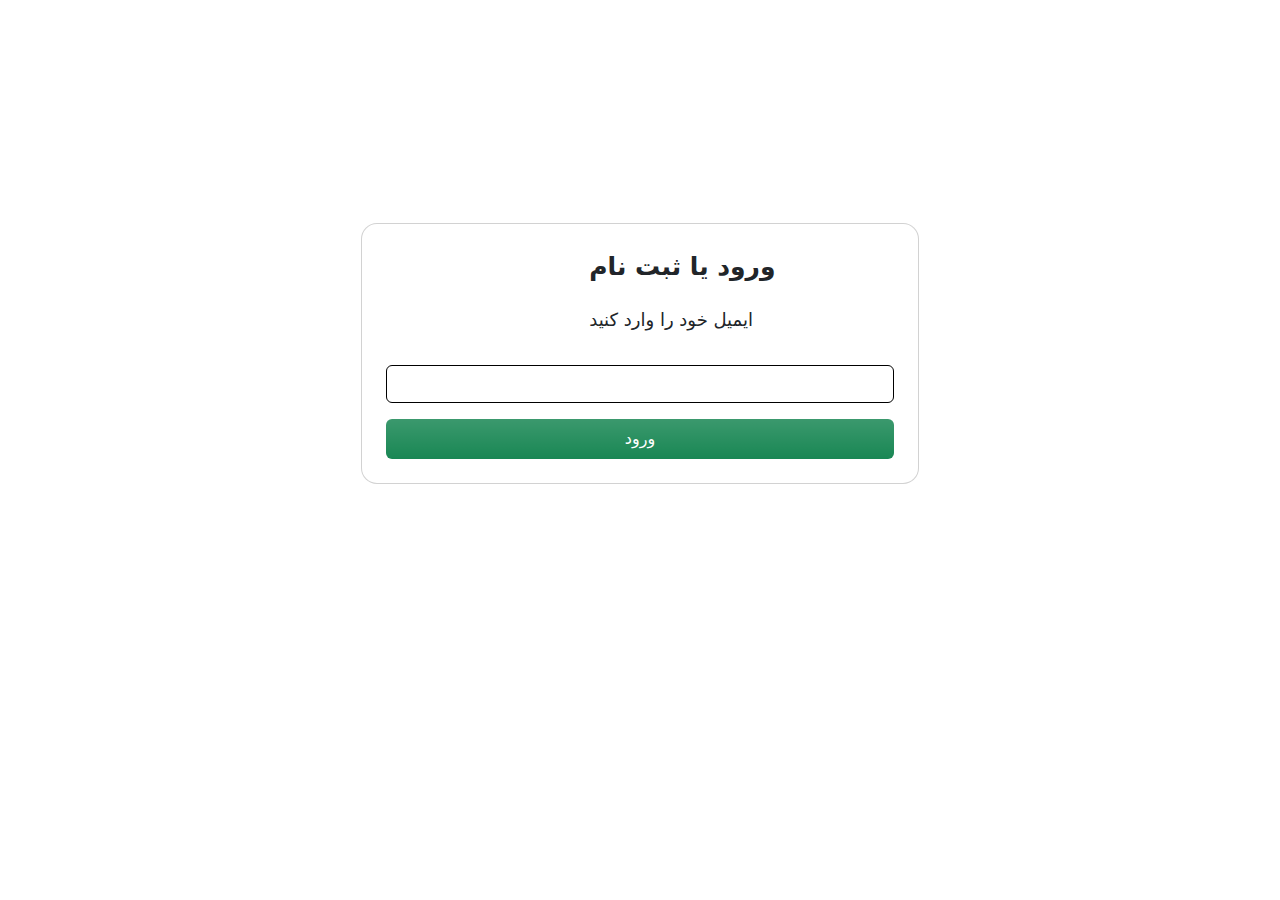
<file: pages/page5.html>
<!DOCTYPE html>
<html lang="en">
<head>
    <meta charset="UTF-8">
    <meta name="viewport" content="width=device-width, initial-scale=1.0">
    <title>عضویت کاربر</title>
    <link rel="shortcut icon" href="../images/icon1.jpg" type="image/x-icon">
    <link rel="stylesheet" href="../bootstrap-5.3.3-dist/css/bootstrap.min.css">
    <script src="../bootstrap-5.3.3-dist/js/bootstrap.bundle.min.js" defer></script>
</head>
<body>
        <div class="container">
            <div class="row">
                <div class="col-lg-12 d-flex justify-content-center align-items-center">
                    <div class="card p-4 rounded-4" style="width: 50%; margin-top:20%">
                        <p style="margin-left: 40%; font-weight:bolder;font-size:25px;">ورود یا ثبت نام</p>
                        <p class="mt-1" style="margin-left: 40%; font-size:18px;">ایمیل خود را وارد کنید</p>
                        <input class="form-control rounded-2 text-center mt-3 border border-1 border-black" type="text" aria-label=".form-control-lg example">
                        <a href="../pages/page6.html"><button  class="p-2 bg-success bg-gradient text-white border border-0 w-100 mt-3 rounded-2">ورود</button></a>
                    </div><br><br>
                </div>
            </div>
        </div>
</body>
</html>
</file>
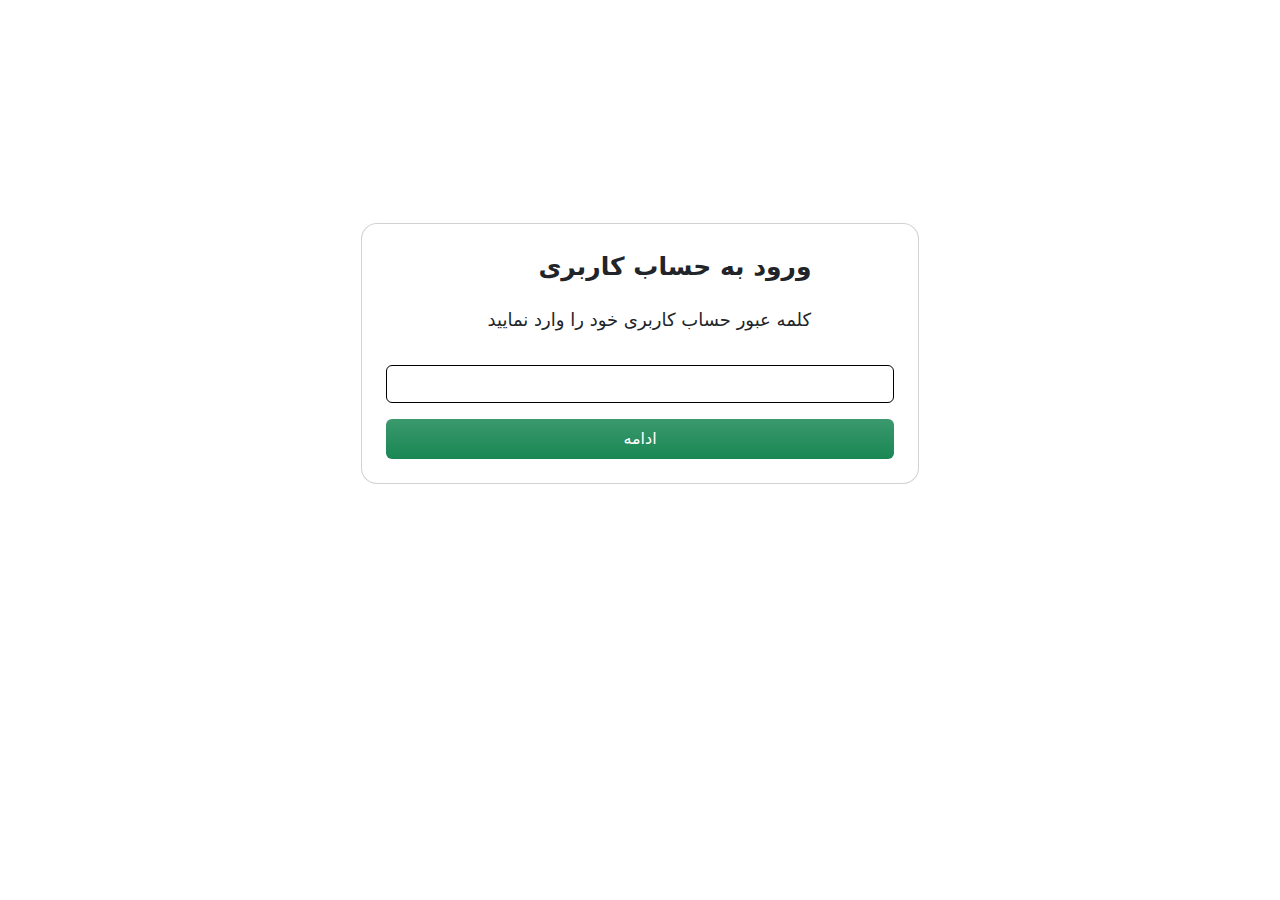
<file: pages/page6.html>
<!DOCTYPE html>
<html lang="en">
<head>
    <meta charset="UTF-8">
    <meta name="viewport" content="width=device-width, initial-scale=1.0">
    <title>عضویت کاربر</title>
    <link rel="shortcut icon" href="../images/icon1.jpg" type="image/x-icon">
    <link rel="stylesheet" href="../bootstrap-5.3.3-dist/css/bootstrap.min.css">
    <script src="../bootstrap-5.3.3-dist/js/bootstrap.bundle.min.js" defer></script>
</head>
<body>
        <div class="container">
            <div class="row">
                <div class="col-lg-12 d-flex justify-content-center align-items-center">
                    <div class="card p-4 rounded-4" style="width: 50%; margin-top:20%">
                        <p style="margin-left: 30%; font-weight:bolder;font-size:25px;">ورود به حساب کاربری</p>
                        <p class="mt-1" style="margin-left: 20%; font-size:18px;">کلمه عبور حساب کاربری خود را وارد نمایید</p>
                        <input class="form-control rounded-2 text-center mt-3 border border-1 border-black" type="password" aria-label=".form-control-lg example">
                        <a href="../pages/index.html"><button  class="p-2 bg-success bg-gradient text-white border border-0 w-100 mt-3 rounded-2">ادامه</button></a>
                    </div><br><br>
                </div>
            </div>
        </div>
</body>
</html>
</file>
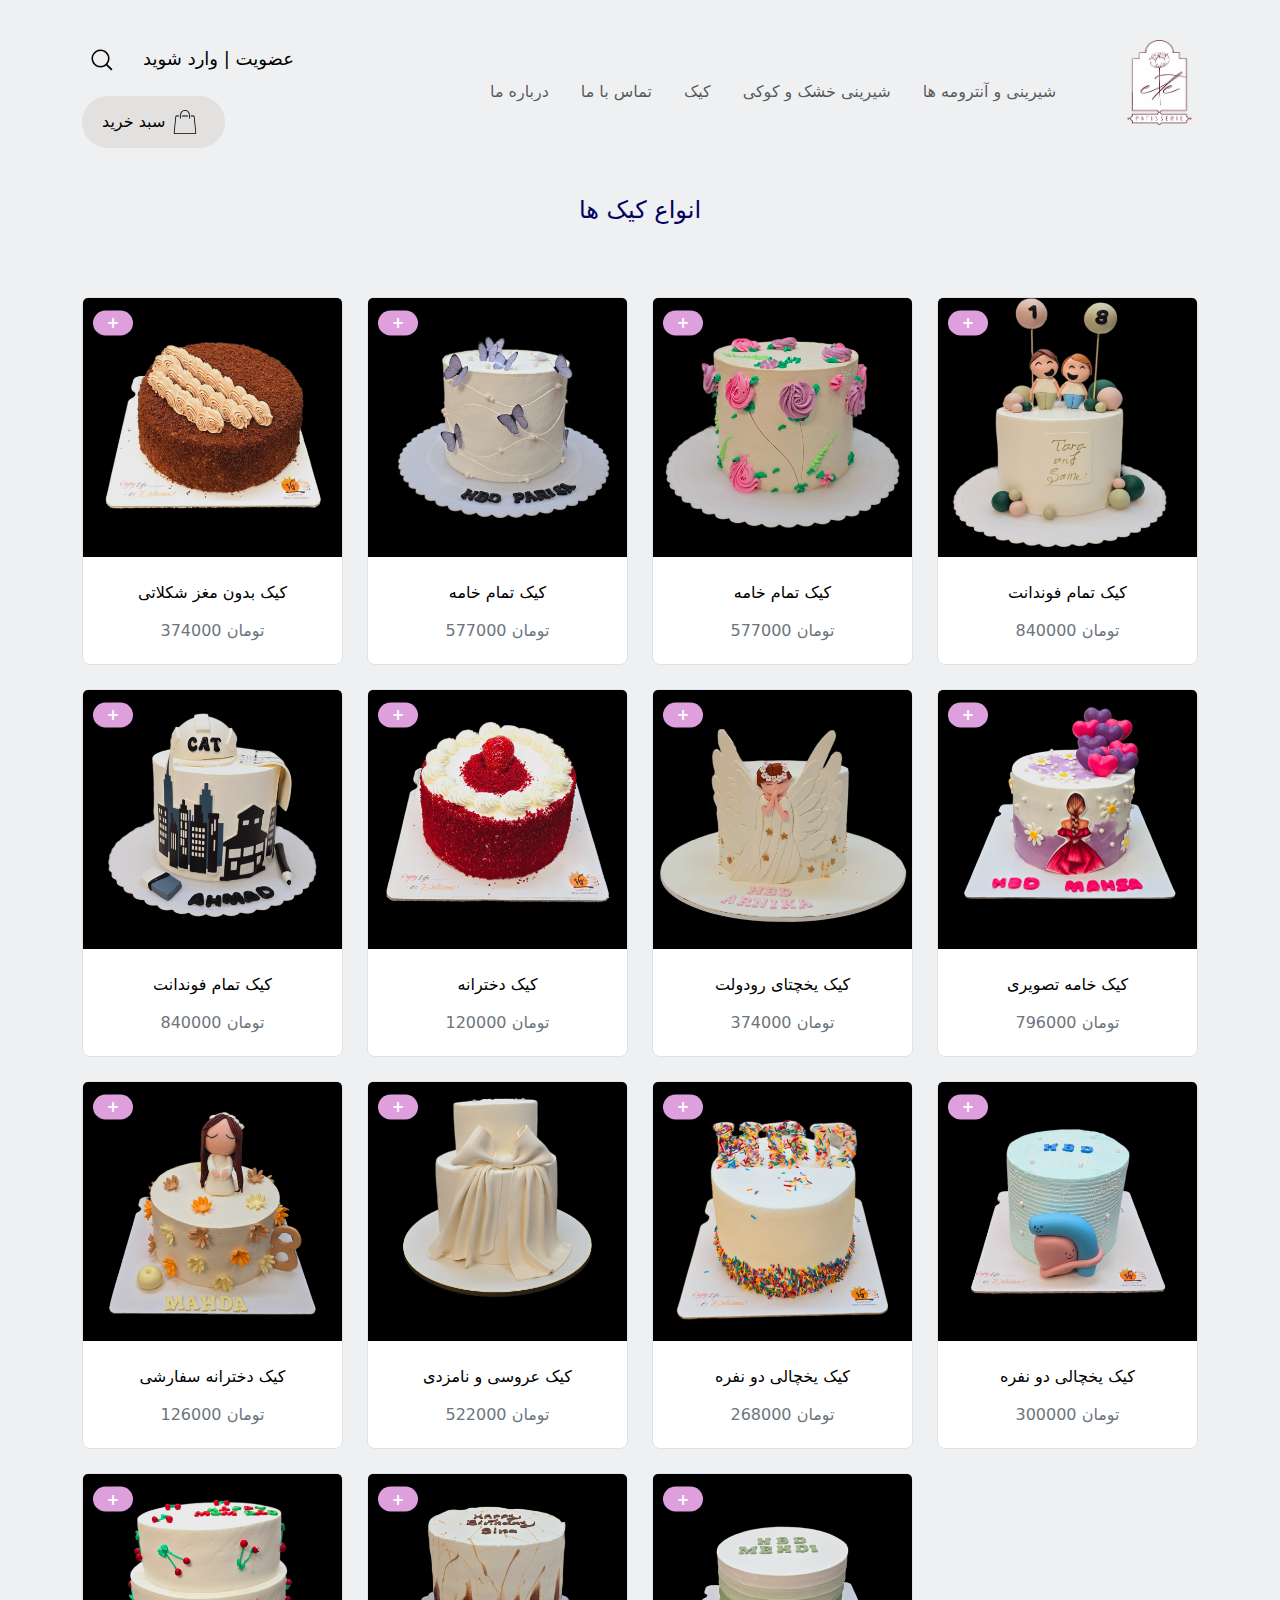
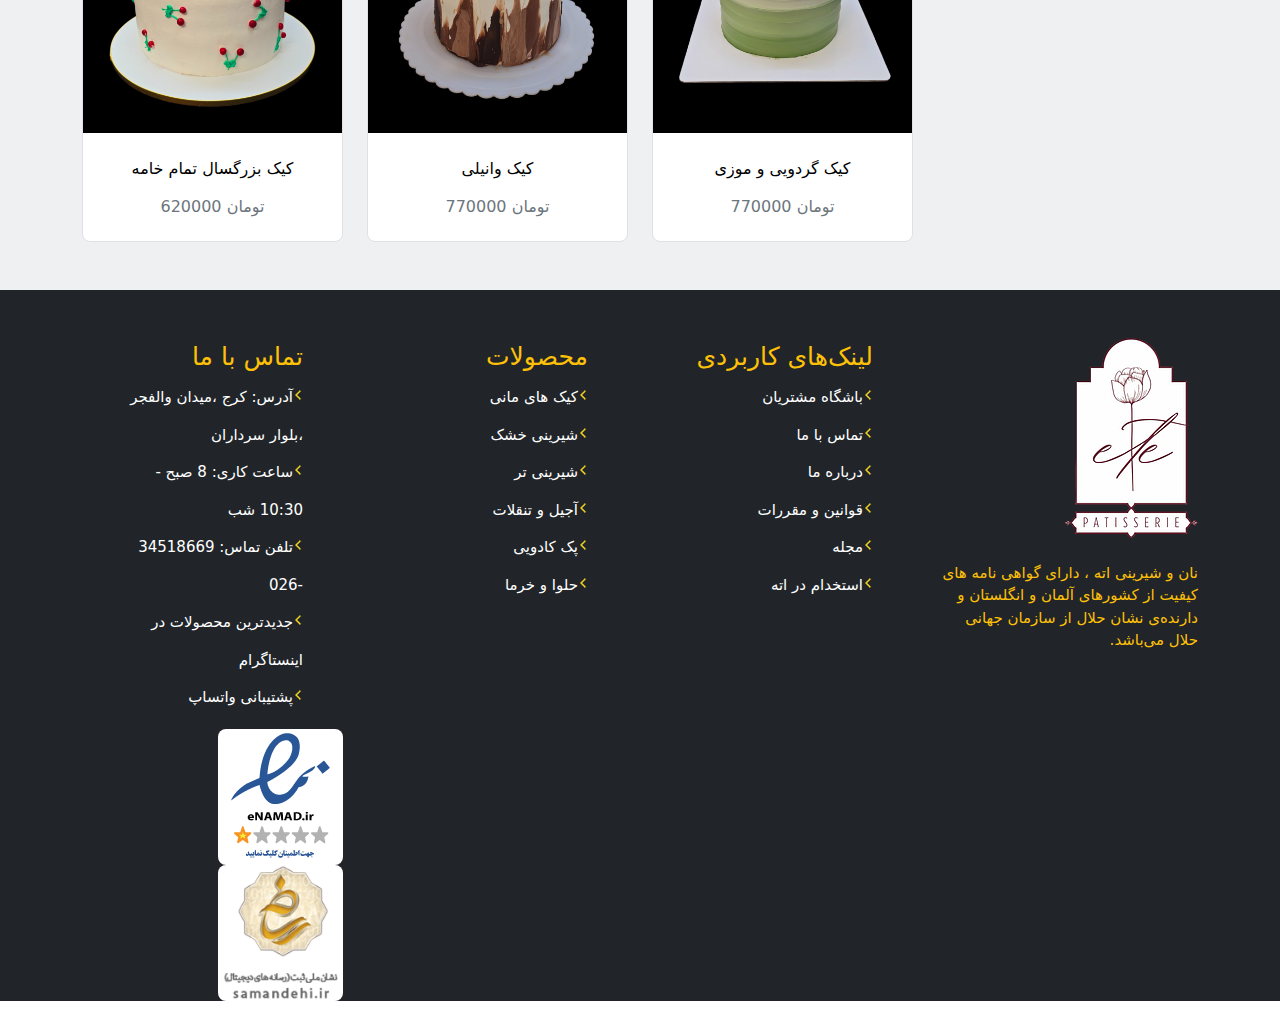
<file: pages/page7.html>
<!DOCTYPE html>
<html lang="en">
<head>
    <meta charset="UTF-8">
    <meta name="viewport" content="width=device-width, initial-scale=1.0">
    <title>شیرینی فروشی اته |  کیک</title>
    <link rel="shortcut icon" href="../images/icon1.jpg" type="image/x-icon">
    <link rel="stylesheet" href="../bootstrap-5.3.3-dist/css/bootstrap.min.css">
    <script src="../bootstrap-5.3.3-dist/js/bootstrap.bundle.min.js" defer></script>
    <link rel="stylesheet" href="../css/main7.css">
    <script src="../javascript/script1.js" defer></script>
</head>
<body>
    <div class="bgc container-fluid">
        <br>
        <div class="container">
            <div class="row mt-3">
                <div class="col-lg-4">
                    <a href="#" data-bs-toggle="offcanvas" data-bs-target="#offcanvasTop" aria-controls="offcanvasTop"><img src="../images/magnifying-glass-backup-svgrepo-com.svg" class="img-fluid p-2" style="width: 40px; height:40px;"></a>
                    <div class="offcanvas offcanvas-top" style="background-color:rgb(249, 226, 229);" tabindex="-1" id="offcanvasTop" aria-labelledby="offcanvasTopLabel">
                        <div class="offcanvas-header">
                            <h5 class="offcanvas-title" style="font-size: 40px;" id="offcanvasTopLabel">جستجوی محصولات</h5>
                            <button type="button" class="btn-close" data-bs-dismiss="offcanvas" aria-label="Close"></button>
                        </div>
                    <div class="offcanvas-body">
                        <input class="inputsearch"  type="search" placeholder="برای دیدن محصولاتی که دنبال آن هستید تایپ کنید" aria-label="Search">
                    </div>
                </div>
                    <a href="../pages/page5.html" class="login mt-3 m-3">عضویت  |  وارد شوید</a>
                    <button class="btnshop rounded-pill border border-0 mt-3" style="font-size: 18pxs;">سبد خرید<img src="../images/shopping-bag-svgrepo-com.svg" class="img-fluid p-2" style="width: 40px; height:40px;"></button>
                </div>
                <div class="col-lg-7">
                    <nav class="navbar navbar-expand-lg bg-body-transparent">
                        <div class="container-fluid">
                            <div class="collapse navbar-collapse" id="navbarNav">
                                <ul class="navbar-nav mt-3">
                                    <li class="nav-item">
                                        <a class="nav-link p-3" href="../pages/page3.html">درباره ما</a>
                                    </li>
                                    <li class="nav-item">
                                        <a class="nav-link p-3"  href="../pages/page4.html">تماس با ما</a>
                                    </li>
                                    <li class="nav-item">
                                        <a class="nav-link p-3" href="../pages/page7.html">کیک</a>
                                    </li>
                                    <li class="nav-item">
                                        <a class="nav-link p-3" href="../pages/page8.html">شیرینی خشک و کوکی</a>
                                    </li>
                                    <li class="nav-item">
                                        <a class="nav-link p-3" href="../pages/page2.html">شیرینی و آنترومه ها</a>
                                    </li>
                                </ul>
                            </div>
                        </div>
                      </nav>
                </div>
                <div class="col-lg-1">
                    <a href="../pages/index.html"><img src="../images/icon.png" class="img-fluid" style="width: 65px;height:85px;"></a>
                </div>
            </div>
            <br><br>
        </div>
        <h4><a href="#" class="section1">انواع کیک ها </a></h4>
        <div class="container">
            <div class="row mt-5" id="row">

            </div>
            <br><br>
        </div>
    </div>
    <div class="container-fluid bg-dark">
        <div class="container">
            <div class="row">
                <div class="col-lg-3 mt-5" dir="rtl">
                    <ul style="font-size: 25px;" class="text-warning">تماس با ما
                        <li style="list-style-type: none;"><img src="../images/left-arrow-backup-2-svgrepo-com.svg" style="width: 10px;height:10px;"><a href="#" class="text-white" style="font-size: 15px; text-decoration:none;">آدرس: کرج ،میدان والفجر ،بلوار سرداران</a></li>
                        <li style="list-style-type: none;"><img src="../images/left-arrow-backup-2-svgrepo-com.svg" style="width: 10px;height:10px;"><a href="#" class="text-white" style="font-size: 15px; text-decoration:none;">ساعت کاری: 8 صبح - 10:30 شب</a></li>
                        <li style="list-style-type: none;"><img src="../images/left-arrow-backup-2-svgrepo-com.svg" style="width: 10px;height:10px;"><a href="#" class="text-white" style="font-size: 15px; text-decoration:none;">تلفن تماس: 34518669 -026</a></li>
                        <li style="list-style-type: none;"><img src="../images/left-arrow-backup-2-svgrepo-com.svg" style="width: 10px;height:10px;"><a href="#" class="text-white" style="font-size: 15px; text-decoration:none;">جدیدترین محصولات در اینستاگرام</a></li>
                        <li style="list-style-type: none;"><img src="../images/left-arrow-backup-2-svgrepo-com.svg" style="width: 10px;height:10px;"><a href="#" class="text-white" style="font-size: 15px; text-decoration:none;">پشتیبانی واتساپ</a></li>
                    </ul>
                    <div class="bg-white rounded-3 d-flex justify-content-center align-items-center" style="width:125px;height:136px;">
                        <img src="../images/34.png" class="img-fluid">
                    </div>
                    <div class="bg-white rounded-3 d-flex justify-content-center align-items-center" style="width:125px;height:136px;">
                        <img src="../images/35.png" class="img-fluid">
                    </div>
                </div>
                <div class="col-lg-3 mt-5" dir="rtl">
                    <ul style="font-size: 25px;" class="text-warning">محصولات
                        <li style="list-style-type: none;"><img src="../images/left-arrow-backup-2-svgrepo-com.svg" style="width: 10px;height:10px;"><a href="#" class="text-white" style="font-size: 15px; text-decoration:none;">کیک های مانی</a></li>
                        <li style="list-style-type: none;"><img src="../images/left-arrow-backup-2-svgrepo-com.svg" style="width: 10px;height:10px;"><a href="#" class="text-white" style="font-size: 15px; text-decoration:none;">شیرینی خشک </a></li>
                        <li style="list-style-type: none;"><img src="../images/left-arrow-backup-2-svgrepo-com.svg" style="width: 10px;height:10px;"><a href="#" class="text-white" style="font-size: 15px; text-decoration:none;">شیرینی تر</a></li>
                        <li style="list-style-type: none;"><img src="../images/left-arrow-backup-2-svgrepo-com.svg" style="width: 10px;height:10px;"><a href="#" class="text-white" style="font-size: 15px; text-decoration:none;">آجیل و تنقلات</a></li>
                        <li style="list-style-type: none;"><img src="../images/left-arrow-backup-2-svgrepo-com.svg" style="width: 10px;height:10px;"><a href="#" class="text-white" style="font-size: 15px; text-decoration:none;">پک کادویی</a></li>
                        <li style="list-style-type: none;"><img src="../images/left-arrow-backup-2-svgrepo-com.svg" style="width: 10px;height:10px;"><a href="#" class="text-white" style="font-size: 15px; text-decoration:none;">حلوا و خرما</a></li>
                    </ul>
                </div>
                <div class="col-lg-3 mt-5" dir="rtl">
                    <ul style="font-size: 25px;" class="text-warning">لینک‌های کاربردی
                        <li style="list-style-type: none;"><img src="../images/left-arrow-backup-2-svgrepo-com.svg" style="width: 10px;height:10px;"><a href="#" class="text-white" style="font-size: 15px; text-decoration:none;">باشگاه مشتریان</a></li>
                        <li style="list-style-type: none;"><img src="../images/left-arrow-backup-2-svgrepo-com.svg" style="width: 10px;height:10px;"><a href="#" class="text-white" style="font-size: 15px; text-decoration:none;">تماس با ما</a></li>
                        <li style="list-style-type: none;"><img src="../images/left-arrow-backup-2-svgrepo-com.svg" style="width: 10px;height:10px;"><a href="#" class="text-white" style="font-size: 15px; text-decoration:none;">درباره ما</a></li>
                        <li style="list-style-type: none;"><img src="../images/left-arrow-backup-2-svgrepo-com.svg" style="width: 10px;height:10px;"><a href="#" class="text-white" style="font-size: 15px; text-decoration:none;">قوانین و مقررات</a></li>
                        <li style="list-style-type: none;"><img src="../images/left-arrow-backup-2-svgrepo-com.svg" style="width: 10px;height:10px;"><a href="#" class="text-white" style="font-size: 15px; text-decoration:none;">مجله</a></li>
                        <li style="list-style-type: none;"><img src="../images/left-arrow-backup-2-svgrepo-com.svg" style="width: 10px;height:10px;"><a href="#" class="text-white" style="font-size: 15px; text-decoration:none;">استخدام در اته</a></li>
                    </ul>
                </div>
                <div class="col-lg-3 mt-5" dir="rtl">
                    <img src="../images/icon.png" class="img-fluid d-flex justify-content-end align-items-center"><br>
                    <p class="text-warning" dir="rtl" style="font-size: 15px;">نان و شیرینی اته ، دارای گواهی نامه های کیفیت از کشورهای آلمان و انگلستان و دارنده‌ی نشان حلال از سازمان جهانی حلال می‌باشد.</p>
                </div>
                
            </div>
        </div>
    </div>
</body>
</html>
</file>
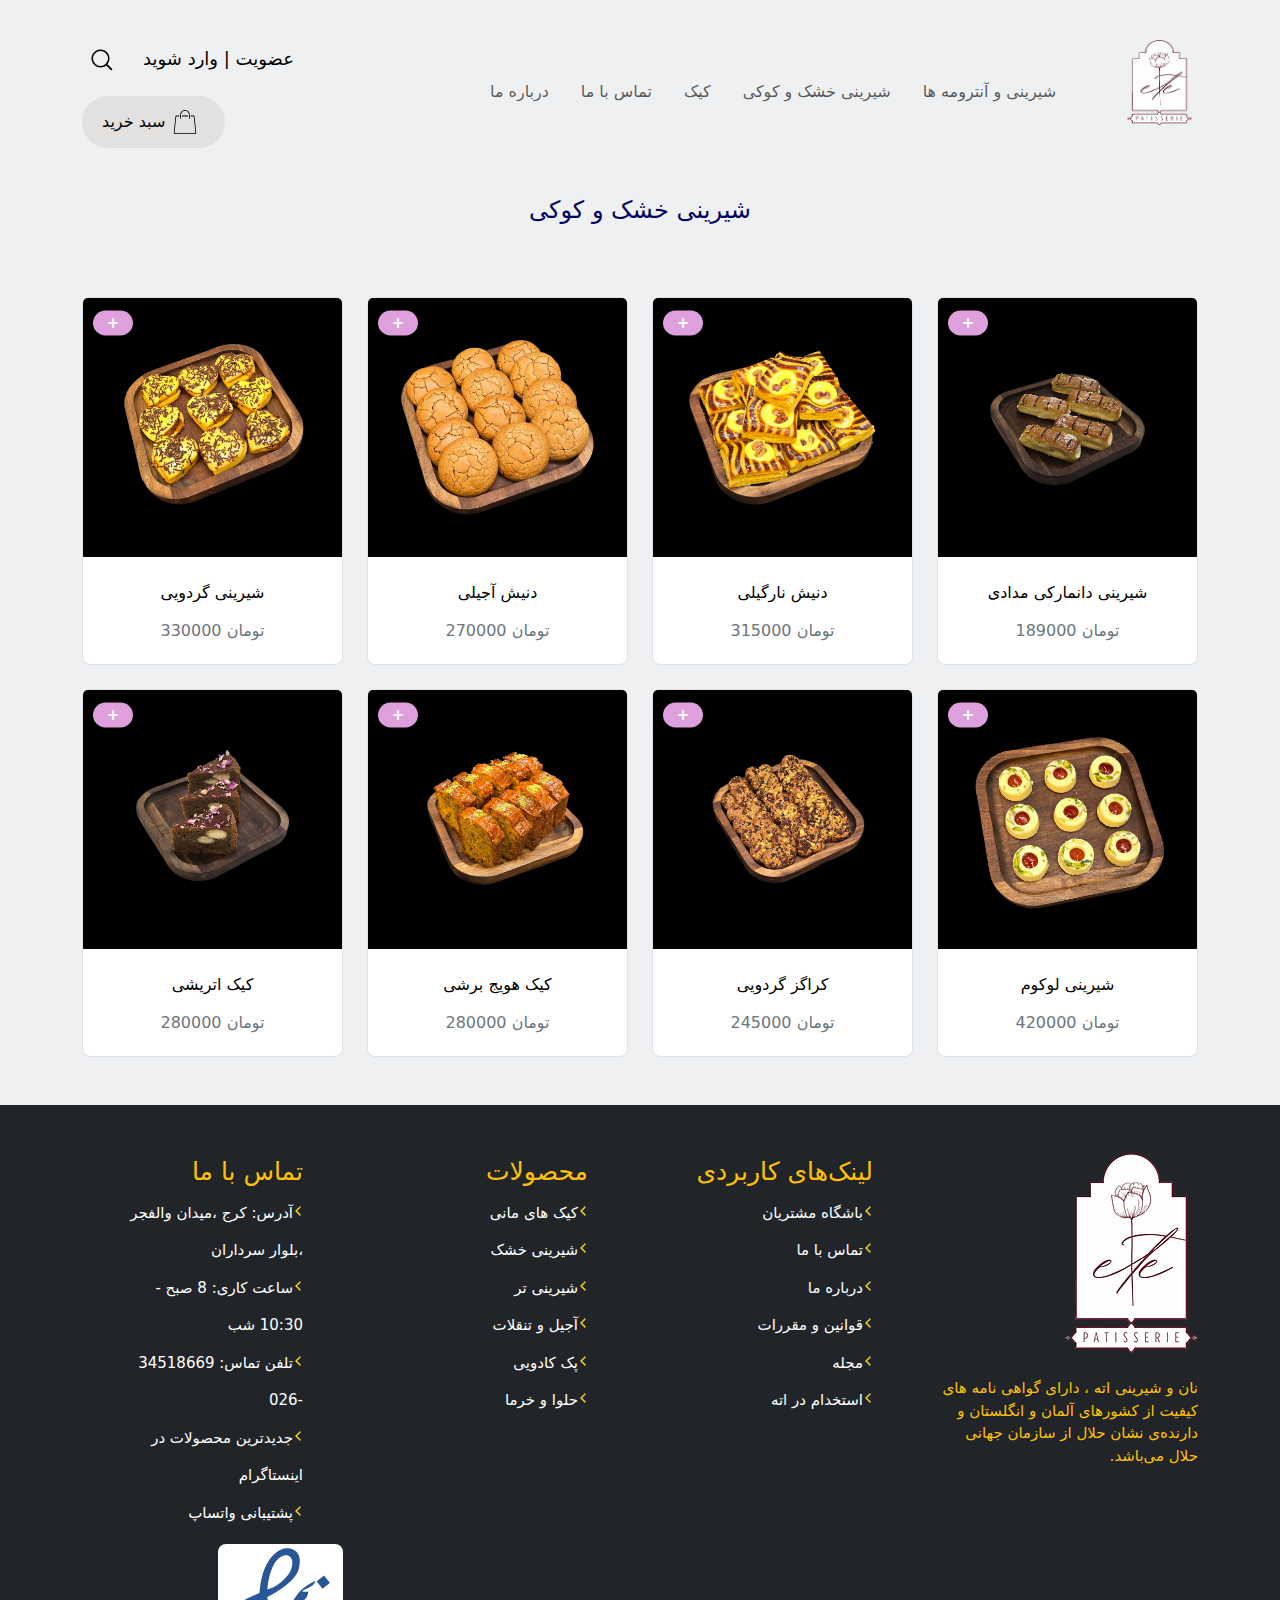
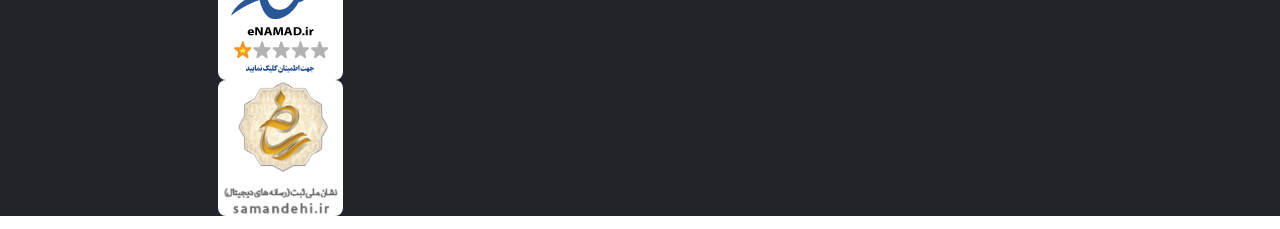
<file: pages/page8.html>
<!DOCTYPE html>
<html lang="en">
<head>
    <meta charset="UTF-8">
    <meta name="viewport" content="width=device-width, initial-scale=1.0">
    <title>شیرینی فروشی اته |  شیرینی خشک و کوکی</title>
    <link rel="shortcut icon" href="../images/icon1.jpg" type="image/x-icon">
    <link rel="stylesheet" href="../bootstrap-5.3.3-dist/css/bootstrap.min.css">
    <script src="../bootstrap-5.3.3-dist/js/bootstrap.bundle.min.js" defer></script>
    <link rel="stylesheet" href="../css/main8.css">
    <script src="../javascript/script2.js" defer></script>
</head>
<body>
    <div class="bgc container-fluid">
        <br>
        <div class="container">
            <div class="row mt-3">
                <div class="col-lg-4">
                    <a href="#" data-bs-toggle="offcanvas" data-bs-target="#offcanvasTop" aria-controls="offcanvasTop"><img src="../images/magnifying-glass-backup-svgrepo-com.svg" class="img-fluid p-2" style="width: 40px; height:40px;"></a>
                    <div class="offcanvas offcanvas-top" style="background-color:rgb(249, 226, 229);" tabindex="-1" id="offcanvasTop" aria-labelledby="offcanvasTopLabel">
                        <div class="offcanvas-header">
                            <h5 class="offcanvas-title" style="font-size: 40px;" id="offcanvasTopLabel">جستجوی محصولات</h5>
                            <button type="button" class="btn-close" data-bs-dismiss="offcanvas" aria-label="Close"></button>
                        </div>
                    <div class="offcanvas-body">
                        <input class="inputsearch"  type="search" placeholder="برای دیدن محصولاتی که دنبال آن هستید تایپ کنید" aria-label="Search">
                    </div>
                </div>
                    <a href="../pages/page5.html" class="login mt-3 m-3">عضویت  |  وارد شوید</a>
                    <button class="btnshop rounded-pill border border-0 mt-3" style="font-size: 18pxs;">سبد خرید<img src="../images/shopping-bag-svgrepo-com.svg" class="img-fluid p-2" style="width: 40px; height:40px;"></button>
                </div>
                <div class="col-lg-7">
                    <nav class="navbar navbar-expand-lg bg-body-transparent">
                        <div class="container-fluid">
                            <div class="collapse navbar-collapse" id="navbarNav">
                                <ul class="navbar-nav mt-3">
                                    <li class="nav-item">
                                        <a class="nav-link p-3" href="../pages/page3.html">درباره ما</a>
                                    </li>
                                    <li class="nav-item">
                                        <a class="nav-link p-3"  href="../pages/page4.html">تماس با ما</a>
                                    </li>
                                    <li class="nav-item">
                                        <a class="nav-link p-3" href="../pages/page7.html">کیک</a>
                                    </li>
                                    <li class="nav-item">
                                        <a class="nav-link p-3" href="../pages/page8.html">شیرینی خشک و کوکی</a>
                                    </li>
                                    <li class="nav-item">
                                        <a class="nav-link p-3" href="../pages/page2.html">شیرینی و آنترومه ها</a>
                                    </li>
                                </ul>
                            </div>
                        </div>
                      </nav>
                </div>
                <div class="col-lg-1">
                    <a href="../pages/index.html"><img src="../images/icon.png" class="img-fluid" style="width: 65px;height:85px;"></a>
                </div>
            </div>
            <br><br>
        </div>
        <h4><a href="#" class="section1">شیرینی خشک و کوکی</a></h4>
        <div class="container">
            <div class="row mt-5" id="row1">

            </div>
            <br><br>
        </div>
    </div>
    <div class="container-fluid bg-dark">
        <div class="container">
            <div class="row">
                <div class="col-lg-3 mt-5" dir="rtl">
                    <ul style="font-size: 25px;" class="text-warning">تماس با ما
                        <li style="list-style-type: none;"><img src="../images/left-arrow-backup-2-svgrepo-com.svg" style="width: 10px;height:10px;"><a href="#" class="text-white" style="font-size: 15px; text-decoration:none;">آدرس: کرج ،میدان والفجر ،بلوار سرداران</a></li>
                        <li style="list-style-type: none;"><img src="../images/left-arrow-backup-2-svgrepo-com.svg" style="width: 10px;height:10px;"><a href="#" class="text-white" style="font-size: 15px; text-decoration:none;">ساعت کاری: 8 صبح - 10:30 شب</a></li>
                        <li style="list-style-type: none;"><img src="../images/left-arrow-backup-2-svgrepo-com.svg" style="width: 10px;height:10px;"><a href="#" class="text-white" style="font-size: 15px; text-decoration:none;">تلفن تماس: 34518669 -026</a></li>
                        <li style="list-style-type: none;"><img src="../images/left-arrow-backup-2-svgrepo-com.svg" style="width: 10px;height:10px;"><a href="#" class="text-white" style="font-size: 15px; text-decoration:none;">جدیدترین محصولات در اینستاگرام</a></li>
                        <li style="list-style-type: none;"><img src="../images/left-arrow-backup-2-svgrepo-com.svg" style="width: 10px;height:10px;"><a href="#" class="text-white" style="font-size: 15px; text-decoration:none;">پشتیبانی واتساپ</a></li>
                    </ul>
                    <div class="bg-white rounded-3 d-flex justify-content-center align-items-center" style="width:125px;height:136px;">
                        <img src="../images/34.png" class="img-fluid">
                    </div>
                    <div class="bg-white rounded-3 d-flex justify-content-center align-items-center" style="width:125px;height:136px;">
                        <img src="../images/35.png" class="img-fluid">
                    </div>
                </div>
                <div class="col-lg-3 mt-5" dir="rtl">
                    <ul style="font-size: 25px;" class="text-warning">محصولات
                        <li style="list-style-type: none;"><img src="../images/left-arrow-backup-2-svgrepo-com.svg" style="width: 10px;height:10px;"><a href="#" class="text-white" style="font-size: 15px; text-decoration:none;">کیک های مانی</a></li>
                        <li style="list-style-type: none;"><img src="../images/left-arrow-backup-2-svgrepo-com.svg" style="width: 10px;height:10px;"><a href="#" class="text-white" style="font-size: 15px; text-decoration:none;">شیرینی خشک </a></li>
                        <li style="list-style-type: none;"><img src="../images/left-arrow-backup-2-svgrepo-com.svg" style="width: 10px;height:10px;"><a href="#" class="text-white" style="font-size: 15px; text-decoration:none;">شیرینی تر</a></li>
                        <li style="list-style-type: none;"><img src="../images/left-arrow-backup-2-svgrepo-com.svg" style="width: 10px;height:10px;"><a href="#" class="text-white" style="font-size: 15px; text-decoration:none;">آجیل و تنقلات</a></li>
                        <li style="list-style-type: none;"><img src="../images/left-arrow-backup-2-svgrepo-com.svg" style="width: 10px;height:10px;"><a href="#" class="text-white" style="font-size: 15px; text-decoration:none;">پک کادویی</a></li>
                        <li style="list-style-type: none;"><img src="../images/left-arrow-backup-2-svgrepo-com.svg" style="width: 10px;height:10px;"><a href="#" class="text-white" style="font-size: 15px; text-decoration:none;">حلوا و خرما</a></li>
                    </ul>
                </div>
                <div class="col-lg-3 mt-5" dir="rtl">
                    <ul style="font-size: 25px;" class="text-warning">لینک‌های کاربردی
                        <li style="list-style-type: none;"><img src="../images/left-arrow-backup-2-svgrepo-com.svg" style="width: 10px;height:10px;"><a href="#" class="text-white" style="font-size: 15px; text-decoration:none;">باشگاه مشتریان</a></li>
                        <li style="list-style-type: none;"><img src="../images/left-arrow-backup-2-svgrepo-com.svg" style="width: 10px;height:10px;"><a href="#" class="text-white" style="font-size: 15px; text-decoration:none;">تماس با ما</a></li>
                        <li style="list-style-type: none;"><img src="../images/left-arrow-backup-2-svgrepo-com.svg" style="width: 10px;height:10px;"><a href="#" class="text-white" style="font-size: 15px; text-decoration:none;">درباره ما</a></li>
                        <li style="list-style-type: none;"><img src="../images/left-arrow-backup-2-svgrepo-com.svg" style="width: 10px;height:10px;"><a href="#" class="text-white" style="font-size: 15px; text-decoration:none;">قوانین و مقررات</a></li>
                        <li style="list-style-type: none;"><img src="../images/left-arrow-backup-2-svgrepo-com.svg" style="width: 10px;height:10px;"><a href="#" class="text-white" style="font-size: 15px; text-decoration:none;">مجله</a></li>
                        <li style="list-style-type: none;"><img src="../images/left-arrow-backup-2-svgrepo-com.svg" style="width: 10px;height:10px;"><a href="#" class="text-white" style="font-size: 15px; text-decoration:none;">استخدام در اته</a></li>
                    </ul>
                </div>
                <div class="col-lg-3 mt-5" dir="rtl">
                    <img src="../images/icon.png" class="img-fluid d-flex justify-content-end align-items-center"><br>
                    <p class="text-warning" dir="rtl" style="font-size: 15px;">نان و شیرینی اته ، دارای گواهی نامه های کیفیت از کشورهای آلمان و انگلستان و دارنده‌ی نشان حلال از سازمان جهانی حلال می‌باشد.</p>
                </div>
                
            </div>
        </div>
    </div>
</body>
</html>
</file>
<file: css/main3.css>
.bgc{
    background-color: white;
}
.btnshop{
    background-color: rgb(227, 224, 224);
    padding: 6px 20px;
}
.btnshop:hover{
    background-color: lightgray;
}
.login{
    text-decoration: none;
    color: black;
    font-size: 18px;
}
.login:hover{
    color: palevioletred;
}
.nav-link:hover{
    color: palevioletred;
}
.section1{
    color: rgb(3, 3, 95);
    display: flex;
    justify-content: center;
    align-items: center;
    text-decoration: none;
}
.section1:hover{
    color: palevioletred;
}
.hov1{
    display: block;
}
.hov2{
    display: none;
}
.hover:hover .hov1{
    display: none;
}
.hover:hover .hov2{
    display: block;
}
.badges{
    position: absolute;
    font-weight: bolder;
    top: 25px;
    left: 30px;
    background-color: plum;
    color: white;
    width: 40px;
    height: 25px;
    font-size: 15px;
}
.section2:hover{
    transform: scale(1.05);
}
.btn2{
    margin-top: 2%;
    position: absolute;
    display: flex;
    justify-content: center;
    left: 83%;
    width: 10%;
    color: white;
    background-color: rgb(247, 171, 31);
    padding: 10px 10px;
    border: 0;
    border-radius: 3px;
}
.btn2:hover{
    opacity: 90%;
}
.btn3{
    margin-top: 2%;
    position: absolute;
    display: flex;
    justify-content: center;
    left: 39%;
    width: 10%;
    color: white;
    background-color: rgb(247, 171, 31);
    padding: 10px 10px;
    border: 0;
    border-radius: 3px;
}
.btn3:hover{
    opacity: 90%;
}
.btn4{
    margin-top: 2%;
    position: absolute;
    display: flex;
    justify-content: center;
    left: 55%;
    top: 224%;
    width: 8%;
    color: white;
    background-color: rgb(247, 171, 31);
    padding: 10px 10px;
    border: 0;
    border-radius: 3px;
}
.btn4:hover{
    opacity: 90%;
}
.txt1{
    padding: 10px 10px;
    position: absolute;
    top: 228%;
    left: 79%;
}
.txt{
    padding: 10px 10px;
    position: absolute;
    top: 228%;
    left: 65%;
}
.bgabout{
    background-color: rgba(252, 223, 228, 0.811);
}
.inputsearch{
    width: 20%;
    border-radius: 4px;
    font-size: 16px;
    padding: 12px 20px 12px 40px;
    transition: width 0.4s ease-in-out;
  }
.inputsearch:focus {
    width: 100%;
}
</file>
<file: css/main2.css>
.bgc{
    background-color: rgb(239, 240, 241);
}.btnshop{
    background-color: rgb(227, 224, 224);
    padding: 6px 20px;
}
.btnshop:hover{
    background-color: lightgray;
}
.login{
    text-decoration: none;
    color: black;
    font-size: 18px;
}
.login:hover{
    color: palevioletred;
}
.bgc{
    background-color: rgb(239, 240, 241);
}
.nav-link:hover{
    color: palevioletred;
}
.section1{
    color: rgb(3, 3, 95);
    display: flex;
    justify-content: center;
    align-items: center;
    text-decoration: none;
}
.section1:hover{
    color: palevioletred;
}
.hov1{
    display: block;
}
.hov2{
    display: none;
}
.hover:hover .hov1{
    display: none;
}
.hover:hover .hov2{
    display: block;
}
.badges{
    position: absolute;
    font-weight: bolder;
    top: 25px;
    left: 30px;
    background-color: plum;
    color: white;
    width: 40px;
    height: 25px;
    font-size: 15px;
}
.section2:hover{
    transform: scale(1.05);
}
.inputsearch{
    width: 20%;
    border-radius: 4px;
    font-size: 16px;
    padding: 12px 20px 12px 40px;
    transition: width 0.4s ease-in-out;
  }
.inputsearch:focus {
    width: 100%;
}
</file>
<file: css/main4.css>
.bgccall{
    background-color: white;
}

.btnshop{
    background-color: rgb(227, 224, 224);
    padding: 6px 20px;
}
.btnshop:hover{
    background-color: lightgray;
}
.login{
    text-decoration: none;
    color: black;
    font-size: 18px;
}
.login:hover{
    color: palevioletred;
}
.nav-link:hover{
    color: palevioletred;
}
.section1{
    color: rgb(3, 3, 95);
    display: flex;
    justify-content: center;
    align-items: center;
    text-decoration: none;
}
.section1:hover{
    color: palevioletred;
}
.hov1{
    display: block;
}
.hov2{
    display: none;
}
.hover:hover .hov1{
    display: none;
}
.hover:hover .hov2{
    display: block;
}
.badges{
    position: absolute;
    font-weight: bolder;
    top: 25px;
    left: 30px;
    background-color: plum;
    color: white;
    width: 40px;
    height: 25px;
    font-size: 15px;
}
.section2:hover{
    transform: scale(1.05);
}
.call{
    width: 50%;
    background-color: rgb(253, 212, 218);
    border-radius: 15px;
}
.bgc{
    background-color: white;
}
.btnshop{
    background-color: rgb(227, 224, 224);
    padding: 6px 20px;
}
.btnshop:hover{
    background-color: lightgray;
}
.login{
    text-decoration: none;
    color: black;
    font-size: 18px;
}
.login:hover{
    color: palevioletred;
}
.nav-link:hover{
    color: palevioletred;
}
.section1{
    color: rgb(3, 3, 95);
    display: flex;
    justify-content: center;
    align-items: center;
    text-decoration: none;
}
.section1:hover{
    color: palevioletred;
}
.hov1{
    display: block;
}
.hov2{
    display: none;
}
.hover:hover .hov1{
    display: none;
}
.hover:hover .hov2{
    display: block;
}
.badges{
    position: absolute;
    font-weight: bolder;
    top: 25px;
    left: 30px;
    background-color: plum;
    color: white;
    width: 40px;
    height: 25px;
    font-size: 15px;
}
.section2:hover{
    transform: scale(1.05);
}
.btn2{
    margin-top: 2%;
    position: absolute;
    display: flex;
    justify-content: center;
    left: 83%;
    width: 10%;
    color: white;
    background-color: rgb(247, 171, 31);
    padding: 10px 10px;
    border: 0;
    border-radius: 3px;
}
.btn2:hover{
    opacity: 90%;
}
.btn3{
    margin-top: 2%;
    position: absolute;
    display: flex;
    justify-content: center;
    left: 39%;
    width: 10%;
    color: white;
    background-color: rgb(247, 171, 31);
    padding: 10px 10px;
    border: 0;
    border-radius: 3px;
}
.btn3:hover{
    opacity: 90%;
}
.btn4{
    margin-top: 2%;
    position: absolute;
    display: flex;
    justify-content: center;
    left: 55%;
    top: 306%;
    width: 8%;
    color: white;
    background-color: rgb(247, 171, 31);
    padding: 10px 10px;
    border: 0;
    border-radius: 3px;
}
.btn4:hover{
    opacity: 90%;
}
.txt1{
    padding: 10px 10px;
    position: absolute;
    top: 310%;
    left: 79%;
}
.txt{
    padding: 10px 10px;
    position: absolute;
    top: 310%;
    left: 65%;
}
.bgabout{
    background-color: rgb(239, 248, 252);
}
.send:hover{
    opacity: 90%;
}
.inputsearch{
    width: 20%;
    border-radius: 4px;
    font-size: 16px;
    padding: 12px 20px 12px 40px;
    transition: width 0.4s ease-in-out;
  }
.inputsearch:focus {
    width: 100%;
}
</file>
<file: css/main7.css>
.bgc{
    background-color: rgb(239, 240, 241);
}.btnshop{
    background-color: rgb(227, 224, 224);
    padding: 6px 20px;
}
.btnshop:hover{
    background-color: lightgray;
}
.login{
    text-decoration: none;
    color: black;
    font-size: 18px;
}
.login:hover{
    color: palevioletred;
}
.bgc{
    background-color: rgb(239, 240, 241);
}
.nav-link:hover{
    color: palevioletred;
}
.section1{
    color: rgb(3, 3, 95);
    display: flex;
    justify-content: center;
    align-items: center;
    text-decoration: none;
}
.section1:hover{
    color: palevioletred;
}
.hov1{
    display: block;
}
.hov2{
    display: none;
}
.hover:hover .hov1{
    display: none;
}
.hover:hover .hov2{
    display: block;
}
.badges{
    position: absolute;
    font-weight: bolder;
    top: 25px;
    left: 30px;
    background-color: plum;
    color: white;
    width: 40px;
    height: 25px;
    font-size: 15px;
}
.section2:hover{
    transform: scale(1.05);
}
.inputsearch{
    width: 20%;
    border-radius: 4px;
    font-size: 16px;
    padding: 12px 20px 12px 40px;
    transition: width 0.4s ease-in-out;
  }
.inputsearch:focus {
    width: 100%;
}
</file>
<file: css/main8.css>
.bgc{
    background-color: rgb(239, 240, 241);
}.btnshop{
    background-color: rgb(227, 224, 224);
    padding: 6px 20px;
}
.btnshop:hover{
    background-color: lightgray;
}
.login{
    text-decoration: none;
    color: black;
    font-size: 18px;
}
.login:hover{
    color: palevioletred;
}
.bgc{
    background-color: rgb(239, 240, 241);
}
.nav-link:hover{
    color: palevioletred;
}
.section1{
    color: rgb(3, 3, 95);
    display: flex;
    justify-content: center;
    align-items: center;
    text-decoration: none;
}
.section1:hover{
    color: palevioletred;
}
.hov1{
    display: block;
}
.hov2{
    display: none;
}
.hover:hover .hov1{
    display: none;
}
.hover:hover .hov2{
    display: block;
}
.badges{
    position: absolute;
    font-weight: bolder;
    top: 25px;
    left: 30px;
    background-color: plum;
    color: white;
    width: 40px;
    height: 25px;
    font-size: 15px;
}
.section2:hover{
    transform: scale(1.05);
}
.inputsearch{
    width: 20%;
    border-radius: 4px;
    font-size: 16px;
    padding: 12px 20px 12px 40px;
    transition: width 0.4s ease-in-out;
  }
.inputsearch:focus {
    width: 100%;
}
</file>
